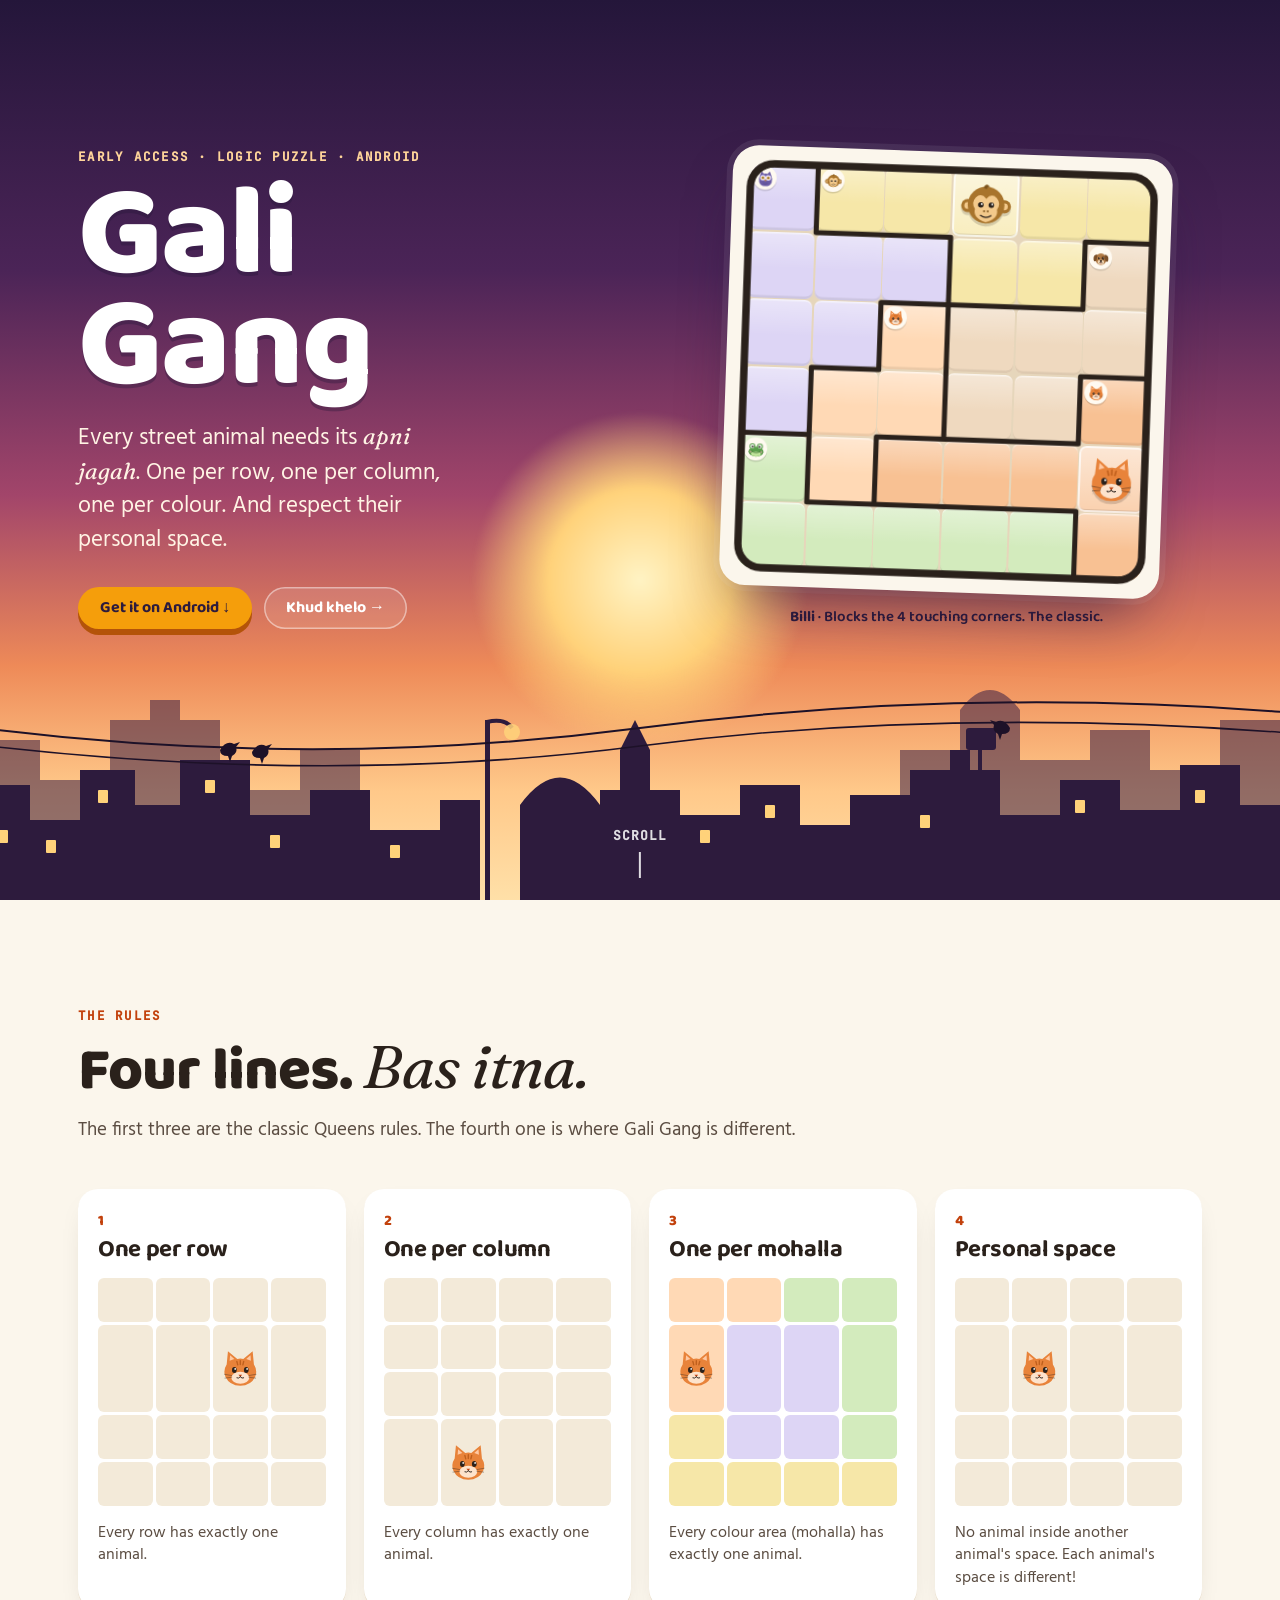
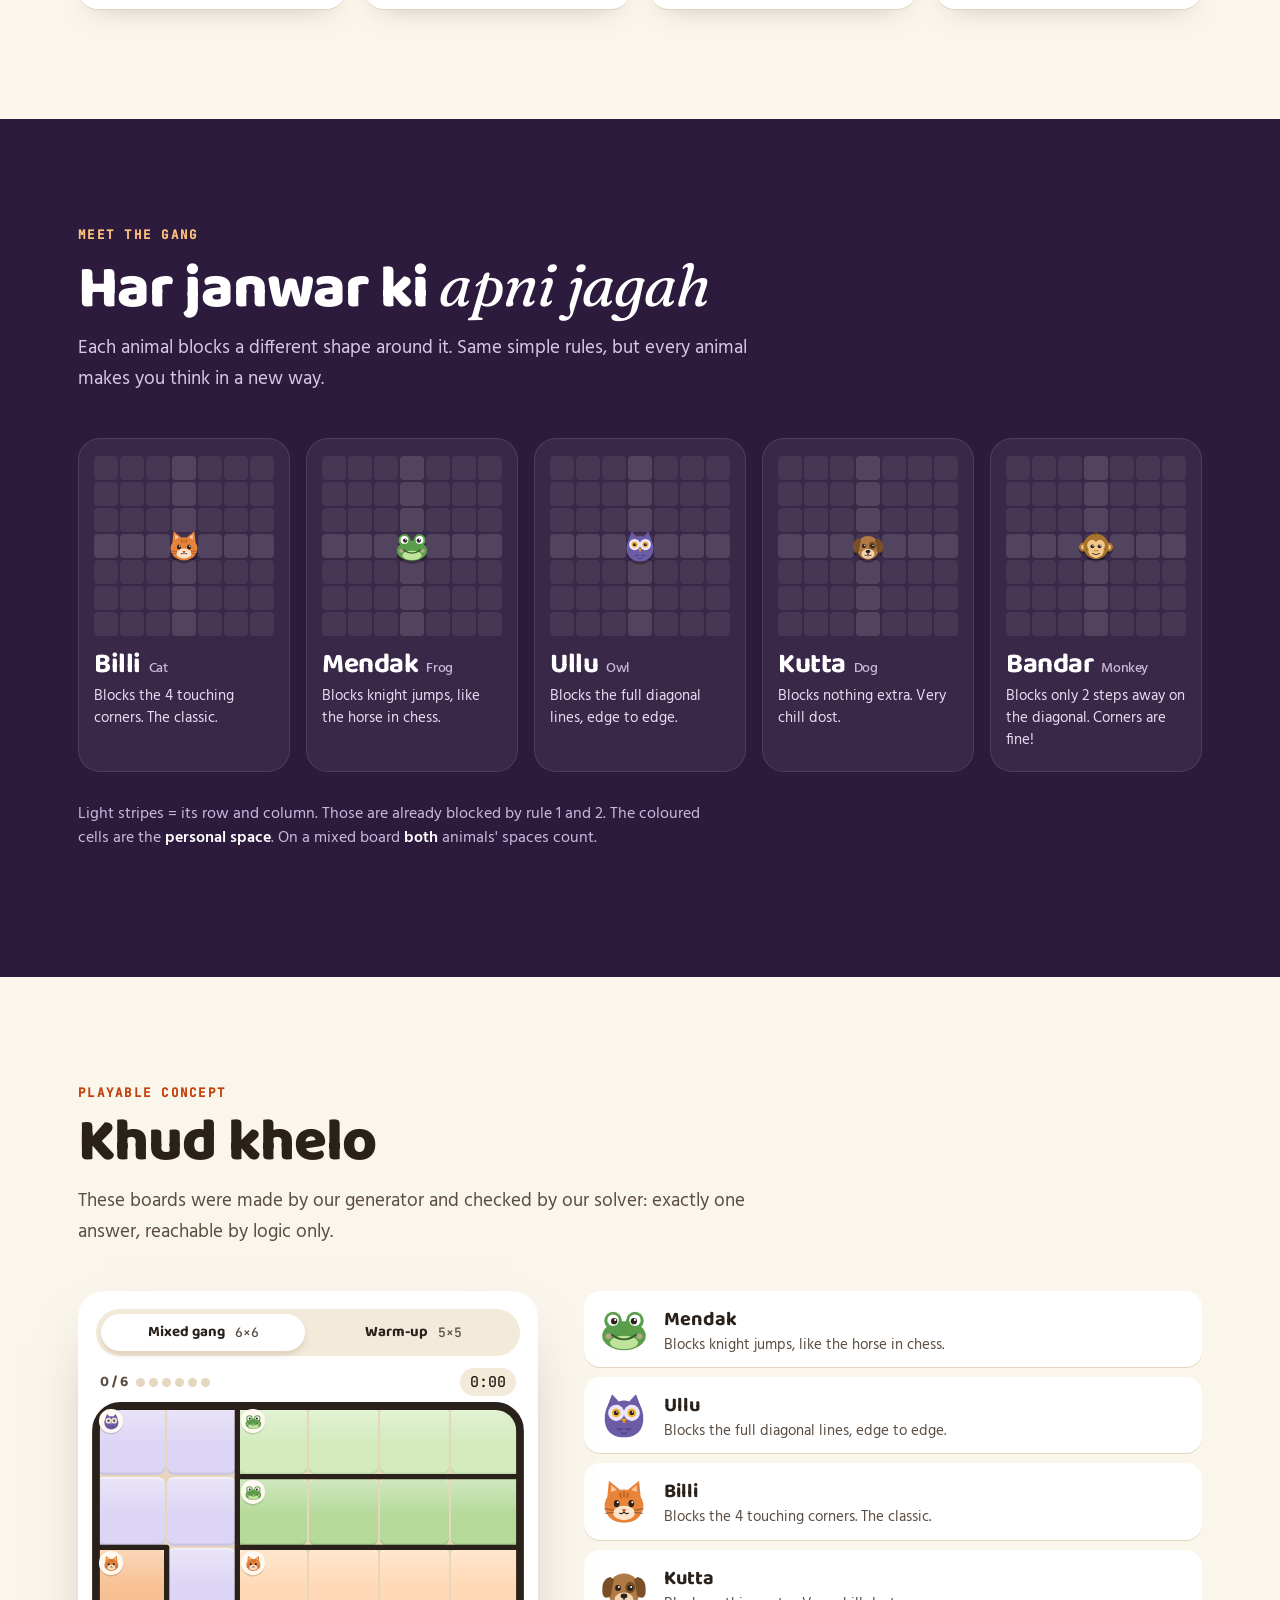
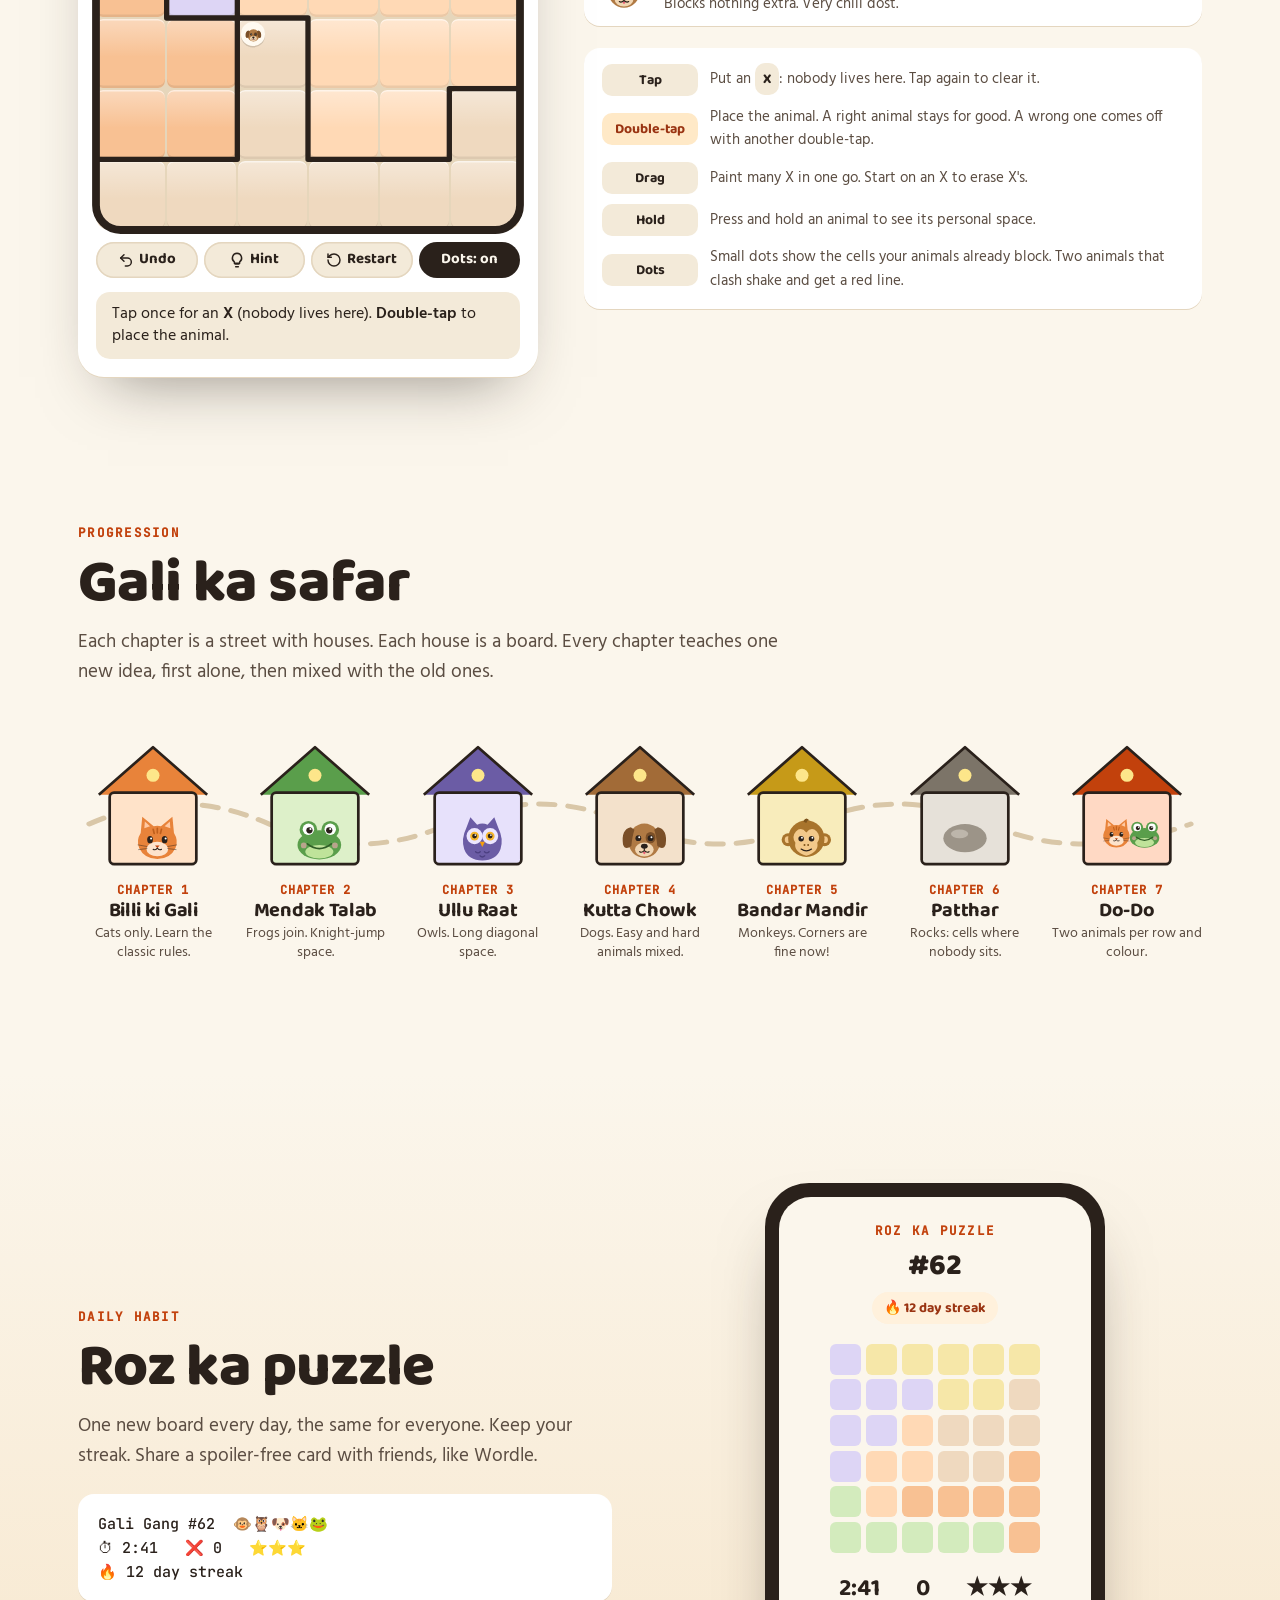
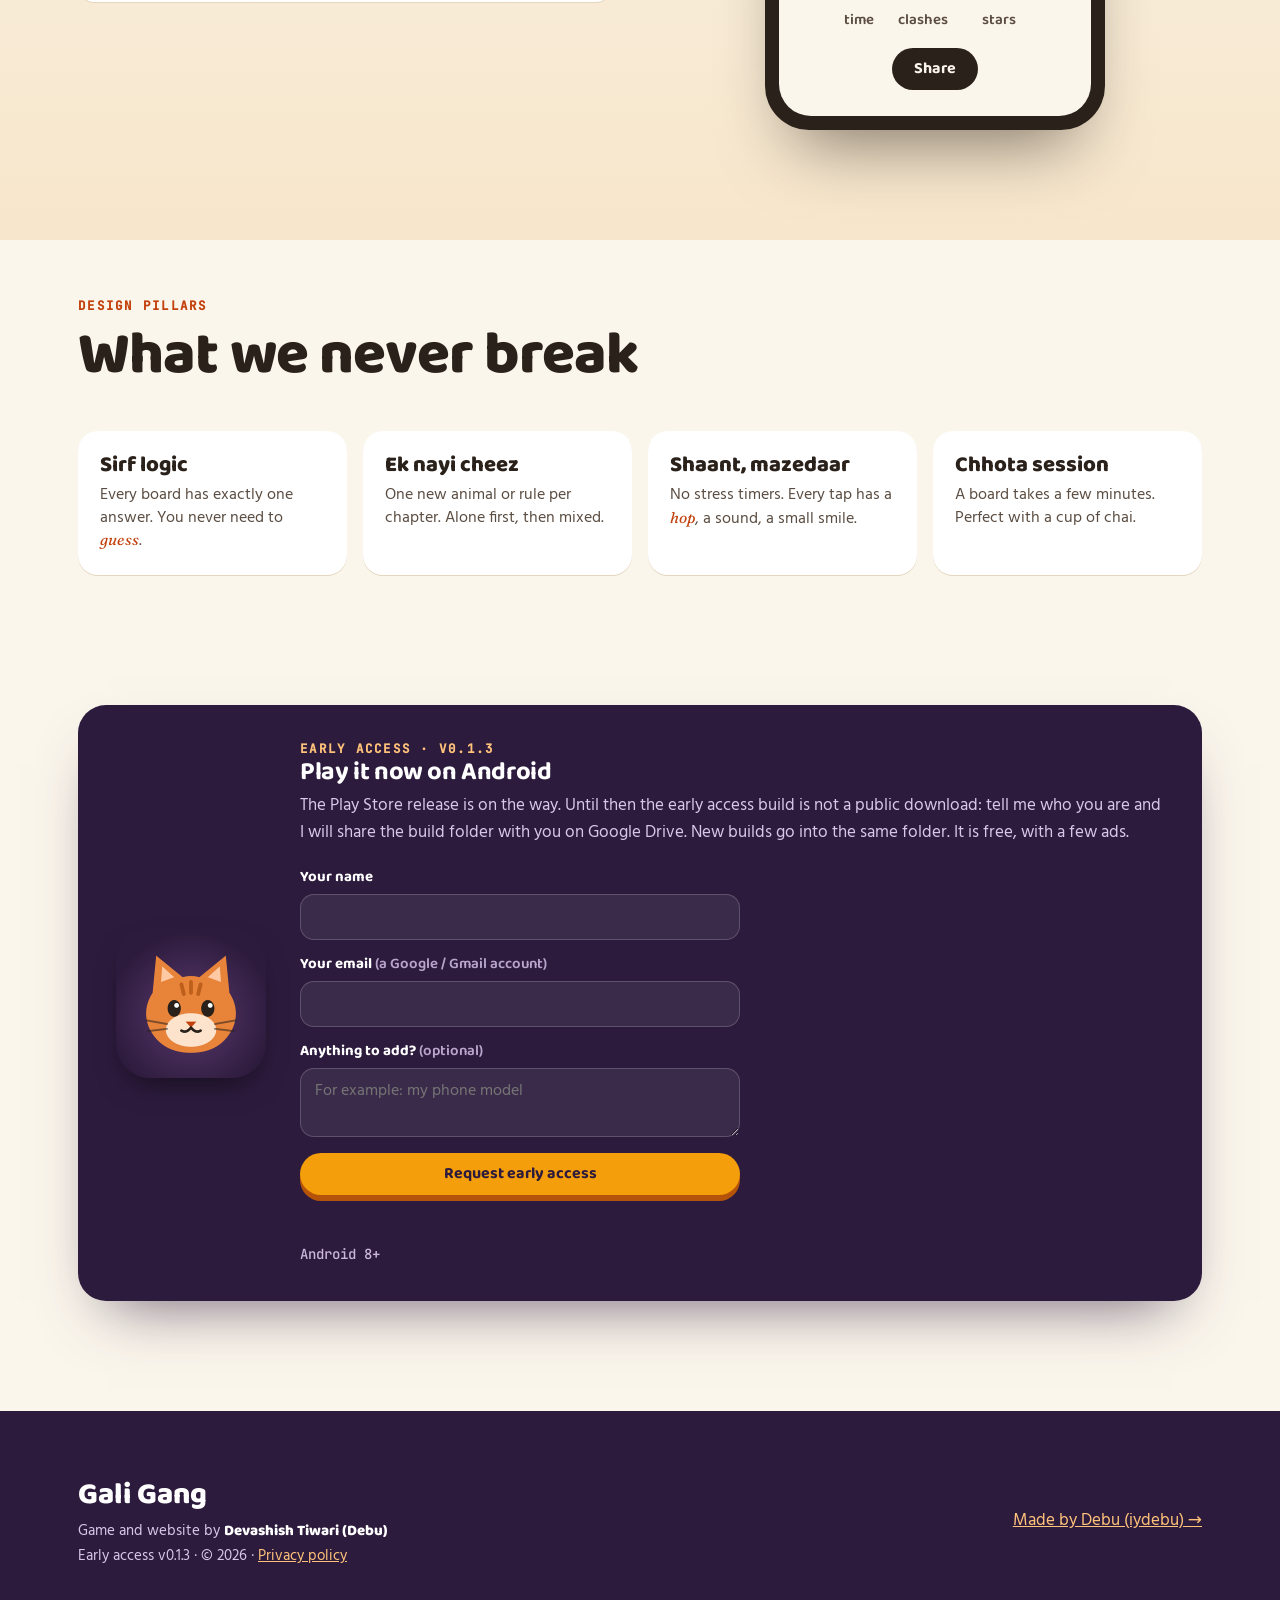
<file: index.html>
<!doctype html>
<!-- (c) 2026 Devashish Tiwari (iydebu). All rights reserved. https://iydebu.com -->
<html lang="en">
<head>
<meta charset="utf-8">
<meta name="viewport" content="width=device-width,initial-scale=1,viewport-fit=cover">
<title>Gali Gang - a street animal logic puzzle (early access, Android)</title>
<link rel="canonical" href="https://galigang.iydebu.com/">
<link rel="icon" href="favicon.svg" type="image/svg+xml">
<meta name="theme-color" content="#2d1b3d">
<meta name="author" content="Devashish Tiwari (iydebu)">
<meta property="og:type" content="website">
<meta property="og:site_name" content="Gali Gang">
<meta property="og:title" content="Gali Gang - a street animal logic puzzle">
<meta property="og:description" content="Gali Gang: a calm logic puzzle on an Indian street. One animal per row, column and colour, and every animal needs its personal space. Early access for Android: ask for a free copy.">
<meta property="og:url" content="https://galigang.iydebu.com/">
<meta property="og:image" content="https://galigang.iydebu.com/og.png">
<meta property="og:image:width" content="1200"><meta property="og:image:height" content="630">
<meta name="twitter:card" content="summary_large_image">
<meta name="twitter:image" content="https://galigang.iydebu.com/og.png">
<meta name="description" content="Gali Gang: a calm logic puzzle on an Indian street. One animal per row, column and colour, and every animal needs its personal space. Early access for Android: ask for a free copy.">
<link rel="stylesheet" href="fonts/fonts.css">
<style>
:root{
  --paper:#fbf6ec; --paper-2:#f3ead9; --ink:#2a211b; --ink-2:#5b4d42; --line:#e4d6bf;
  --sindoor:#c2410c; --genda:#f59e0b; --dusk:#2d1b3d; --plum:#5b2a5e;
  --ease-out:cubic-bezier(.22,1,.36,1); --ease-spring:cubic-bezier(.34,1.56,.64,1);
}
*{box-sizing:border-box}
html{scroll-behavior:smooth}
body{margin:0;background:var(--paper);color:var(--ink);font:17px/1.6 "Hind",system-ui,sans-serif;-webkit-font-smoothing:antialiased;overflow-x:hidden}
h1,h2,h3{font-family:"Baloo 2",sans-serif;margin:0;line-height:1.05;letter-spacing:-.015em}
.wrap{max-width:1180px;margin:0 auto;padding:0 28px}
.kicker{font:600 12.5px/1 "JetBrains Mono",monospace;letter-spacing:.1em;text-transform:uppercase;color:var(--sindoor)}
.hi{font-family:"Fraunces",serif;font-style:italic;font-weight:400}
.btn{display:inline-flex;align-items:center;gap:8px;padding:13px 22px;border-radius:999px;font:700 16px/1 "Baloo 2",sans-serif;
  text-decoration:none;border:0;cursor:pointer;transition:transform .25s var(--ease-spring),background .2s,box-shadow .2s}
.btn:active{transform:scale(.96)}
.btn-main{background:var(--genda);color:var(--dusk);box-shadow:0 6px 0 #b45309}
.btn-main:hover{transform:translateY(-2px)}
.btn-ghost{background:rgba(255,255,255,.1);color:#fff;box-shadow:inset 0 0 0 1.5px rgba(255,255,255,.45)}
.btn-ghost:hover{background:rgba(255,255,255,.18)}
.btn-ink{background:var(--ink);color:var(--paper)}
.btn-soft{background:var(--paper-2);color:var(--ink);box-shadow:inset 0 0 0 1.5px var(--line)}
.btn-soft:hover{background:#ece0c9}
.btn-soft[aria-pressed="true"]{background:var(--ink);color:var(--paper);box-shadow:none}

/* ---------------- hero ---------------- */
.hero{position:relative;min-height:100svh;color:#fff;overflow:hidden;
  background:linear-gradient(180deg,#24163a 0%,#4b2457 30%,#a2456a 55%,#ee8a58 74%,#ffc98a 88%,#ffe0a8 100%)}
.sun{position:absolute;left:50%;bottom:150px;width:340px;height:340px;margin-left:-170px;border-radius:50%;
  background:radial-gradient(circle,#fff3c4 0%,#ffd27a 38%,rgba(255,170,90,.0) 70%);filter:blur(2px);animation:sunpulse 6s ease-in-out infinite}
@keyframes sunpulse{50%{transform:scale(1.06);opacity:.9}}
.stars i{position:absolute;width:2px;height:2px;border-radius:50%;background:#fff;opacity:.0;animation:twinkle 4s ease-in-out infinite}
@keyframes twinkle{50%{opacity:.8}}
.skyline{position:absolute;left:0;right:0;bottom:0;width:100%;height:300px;display:block}
.skyline .win{animation:flick 7s steps(1) infinite}
@keyframes flick{0%,100%{opacity:1}37%{opacity:.35}41%{opacity:1}}
.crow{transform-box:fill-box;transform-origin:50% 100%;animation:bob 2.6s ease-in-out infinite}
@keyframes bob{50%{transform:translateY(-2px) rotate(-4deg)}}
.hero-in{position:relative;z-index:2;display:grid;grid-template-columns:1.05fr .95fr;gap:48px;align-items:center;min-height:100svh;padding-top:40px;padding-bottom:160px}
.hero h1{font-weight:800;font-size:clamp(64px,10vw,132px);line-height:.86;margin:18px 0 18px;text-shadow:0 4px 0 rgba(36,22,58,.35)}
.hero h1 span{display:inline-block;opacity:0;transform:translateY(40px) rotate(-6deg);animation:letter .9s var(--ease-spring) forwards}
@keyframes letter{to{opacity:1;transform:none}}
.hero .kicker{color:#ffd59a}
.hero p.lead{font-size:clamp(19px,2vw,23px);line-height:1.45;max-width:30ch;color:#fff3e4;margin:0 0 30px;opacity:0;animation:fadeup .9s .9s var(--ease-out) forwards}
.hero .ctas{display:flex;gap:12px;flex-wrap:wrap;opacity:0;animation:fadeup .9s 1.1s var(--ease-out) forwards}
@keyframes fadeup{from{opacity:0;transform:translateY(16px)}to{opacity:1;transform:none}}
.hero-board-wrap{position:relative;justify-self:center;width:min(440px,86vw)}
.hero-board-wrap .card{background:var(--paper);border-radius:26px;padding:18px;box-shadow:0 30px 60px -20px rgba(36,22,58,.65),0 0 0 6px rgba(255,255,255,.08);
  transform:rotate(2deg);animation:float 7s ease-in-out infinite}
@keyframes float{50%{transform:rotate(1deg) translateY(-8px)}}
.hero-caption{margin-top:16px;text-align:center;font:600 15px/1.3 "Baloo 2",sans-serif;color:var(--dusk);min-height:1.3em;transition:opacity .3s}
.scroll-hint{position:absolute;left:50%;bottom:22px;z-index:3;transform:translateX(-50%);color:#fff;font:600 13px "JetBrains Mono",monospace;letter-spacing:.08em;opacity:.85;text-decoration:none}
.scroll-hint::after{content:"";display:block;width:2px;height:26px;margin:8px auto 0;background:#fff;animation:drip 1.8s ease-in-out infinite;transform-origin:top}
@keyframes drip{0%{transform:scaleY(0)}50%{transform:scaleY(1)}100%{transform:scaleY(1);opacity:0}}

/* ---------------- board ---------------- */
.board{position:relative;width:100%;aspect-ratio:1;touch-action:none;user-select:none;-webkit-user-select:none}
.grid{position:absolute;inset:0;display:grid;grid-template-columns:repeat(var(--n),1fr);grid-template-rows:repeat(var(--n),1fr);gap:2px;
  border-radius:14px;overflow:hidden;background:#e6d6bb}
.cell{position:relative;border-radius:7px;display:grid;place-items:center;cursor:pointer;transition:filter .2s,background .25s;
  background:linear-gradient(180deg,rgba(255,255,255,.38),rgba(255,255,255,0) 55%),var(--tint);
  box-shadow:inset 0 1.5px 0 rgba(255,255,255,.55),inset 0 -2.5px 0 rgba(42,33,27,.09)}
.board.play .cell:hover{filter:brightness(1.05) saturate(1.1)}
.cell .badge{position:absolute;left:5%;top:5%;width:34%;aspect-ratio:1;border-radius:50%;background:#fffaf1;display:grid;place-items:center;
  box-shadow:0 1.5px 0 rgba(42,33,27,.16);pointer-events:none;transition:opacity .4s,transform .4s var(--ease-spring);z-index:1}
.cell .badge svg{width:80%;height:80%}
.cell.has .badge{opacity:0}
.cell.x .badge{opacity:.55}
.cell.areadone .badge{opacity:.38}
.cell .pc{width:80%;height:80%;pointer-events:none;filter:drop-shadow(0 3px 0 rgba(42,33,27,.18));will-change:transform;position:relative;z-index:2}
.cell.has{background:linear-gradient(180deg,rgba(255,255,255,.62),rgba(255,255,255,.25)),var(--tint);box-shadow:inset 0 0 0 2px rgba(255,255,255,.7),inset 0 -3px 0 rgba(42,33,27,.12)}
.cell.x{background:linear-gradient(180deg,rgba(42,33,27,.0),rgba(42,33,27,.05)),var(--tint)}
.cell.clash,.cell.has.clash{background:color-mix(in srgb,var(--tint) 62%,#fb7185)}
.cell .xm{width:38%;height:38%;pointer-events:none;stroke:#7a6a5c;stroke-width:3;stroke-linecap:round;fill:none;opacity:.8}
.cell .xm path{stroke-dasharray:15;stroke-dashoffset:15;animation:drawx .25s var(--ease-out) forwards}
.cell .xm path+path{animation-delay:.08s}
@keyframes drawx{to{stroke-dashoffset:0}}
.cell.auto::after{content:"";position:absolute;width:12%;height:12%;border-radius:50%;background:rgba(42,33,27,.22);pointer-events:none}
.cell.has::after,.cell.x::after{display:none}
.pc.hop{animation:hop .55s var(--ease-spring)}
@keyframes hop{0%{transform:translateY(-55%) scale(.6,1.2);opacity:0}45%{transform:translateY(4%) scale(1.18,.82);opacity:1}70%{transform:translateY(-6%) scale(.95,1.06)}100%{transform:none}}
.cell.clash .pc{animation:shake .5s ease-in-out infinite;filter:drop-shadow(0 0 0 #fff) drop-shadow(0 0 6px #e11d48)}
@keyframes shake{0%,100%{transform:rotate(0)}25%{transform:rotate(-9deg) translateX(-3%)}75%{transform:rotate(9deg) translateX(3%)}}
.cell.clash{background:color-mix(in srgb,var(--tint) 70%,#fb7185)}
.cell .rip{position:absolute;inset:8%;border-radius:22%;pointer-events:none;background:var(--ac);opacity:0;animation:rip .9s var(--ease-out) forwards;animation-delay:var(--d,0ms)}
.cell .rip.soft{animation-name:ripsoft}
.cell .rip::after{content:"";position:absolute;inset:30%;border-radius:50%;border:2px solid #fff;opacity:.9}
.cell .rip.soft::after{display:none}
@keyframes rip{0%{transform:scale(.3);opacity:0}30%{transform:scale(1.05);opacity:.55}100%{transform:scale(1);opacity:0}}
@keyframes ripsoft{0%{opacity:0}30%{opacity:.18}100%{opacity:0}}
.cell .rip.hold{animation:riphold 1.6s var(--ease-out) forwards;animation-delay:var(--d,0ms)}
@keyframes riphold{0%{transform:scale(.3);opacity:0}18%{transform:scale(1.05);opacity:.5}80%{opacity:.42}100%{opacity:0}}
.cell.glow::before{content:"";position:absolute;inset:0;background:linear-gradient(135deg,rgba(255,255,255,.0),rgba(255,255,255,.85),rgba(255,255,255,0));
  opacity:0;animation:glow .7s ease-out forwards;animation-delay:var(--gd,0ms);pointer-events:none}
@keyframes glow{0%{opacity:0}40%{opacity:1}100%{opacity:0}}
.cell.bloom{animation:bloom .8s var(--ease-spring) both;animation-delay:var(--bd,0ms)}
@keyframes bloom{0%{transform:scale(1)}40%{transform:scale(.86);filter:saturate(1.6) brightness(1.08)}100%{transform:scale(1);filter:saturate(1.25)}}
.cell.bloom .pc{animation:dance 1.2s ease-in-out infinite;animation-delay:var(--bd,0ms)}
@keyframes dance{0%,100%{transform:translateY(0) rotate(0)}25%{transform:translateY(-12%) rotate(-8deg)}50%{transform:translateY(0)}75%{transform:translateY(-12%) rotate(8deg)}}
.cell.hint{outline:4px solid var(--sindoor);outline-offset:-4px;animation:hintp 1s ease-in-out infinite;z-index:2}
@keyframes hintp{50%{outline-color:var(--genda)}}
.cell.pre{opacity:0;transform:scale(.6)}
.cell.in{animation:cellin .55s var(--ease-spring) forwards;animation-delay:var(--id,0ms)}
@keyframes cellin{from{opacity:0;transform:scale(.6) rotate(-6deg)}to{opacity:1;transform:none}}
svg.walls{position:absolute;inset:0;width:100%;height:100%;pointer-events:none;overflow:visible}
svg.walls path{fill:none;stroke:var(--ink);stroke-width:.075;stroke-linecap:round;stroke-linejoin:round}
svg.walls .frame{fill:none;stroke:var(--ink);stroke-width:.11}
svg.walls.draw path,svg.walls.draw .frame{stroke-dasharray:var(--len);stroke-dashoffset:var(--len);animation:wall 1.1s var(--ease-out) forwards}
@keyframes wall{to{stroke-dashoffset:0}}
svg.clashes{position:absolute;inset:0;width:100%;height:100%;pointer-events:none}
svg.clashes line{stroke:#e11d48;stroke-width:.085;stroke-linecap:round;stroke-dasharray:.2 .13;animation:march .6s linear infinite;
  filter:drop-shadow(0 0 .04px #fff)}
.praise{position:absolute;z-index:6;pointer-events:none;transform:translate(-50%,-50%);font:800 clamp(18px,4.6vw,26px)/1 "Baloo 2",sans-serif;
  color:var(--ac);white-space:nowrap;-webkit-text-stroke:5px #fffaf1;paint-order:stroke fill;animation:praise 1.15s var(--ease-out) forwards}
@keyframes praise{0%{opacity:0;transform:translate(-50%,-10%) scale(.5) rotate(-6deg)}22%{opacity:1;transform:translate(-50%,-90%) scale(1.12) rotate(3deg)}
  70%{opacity:1;transform:translate(-50%,-125%) scale(1)}100%{opacity:0;transform:translate(-50%,-160%) scale(.95)}}
.spark{position:absolute;z-index:5;width:9px;height:9px;pointer-events:none;background:var(--ac);clip-path:polygon(50% 0,62% 38%,100% 50%,62% 62%,50% 100%,38% 62%,0 50%,38% 38%);
  animation:spark .7s var(--ease-out) forwards}
@keyframes spark{0%{opacity:1;transform:translate(-50%,-50%) scale(.4)}100%{opacity:0;transform:translate(calc(-50% + var(--dx)),calc(-50% + var(--dy))) scale(1.1) rotate(90deg)}}
@keyframes march{to{stroke-dashoffset:-.6}}

/* ---------------- sections ---------------- */
section{padding:110px 0}
.sec-head{max-width:720px;margin-bottom:44px}
.sec-head h2{font-size:clamp(38px,5vw,60px);font-weight:800;margin:12px 0 12px}
.sec-head p{font-size:19px;color:var(--ink-2);margin:0}
.reveal{opacity:0;transform:translateY(28px);transition:opacity .8s var(--ease-out),transform .8s var(--ease-out);transition-delay:var(--rd,0ms)}
.reveal.on{opacity:1;transform:none}

/* rules */
.rules{display:grid;grid-template-columns:repeat(4,1fr);gap:18px}
.rule{background:#fff;border-radius:20px;padding:20px;box-shadow:0 1px 0 var(--line),0 12px 30px -18px rgba(42,33,27,.35)}
.rule .num{font:800 15px "Baloo 2";color:var(--sindoor)}
.rule h3{font-size:24px;margin:4px 0 6px}
.rule p{margin:0;color:var(--ink-2);font-size:15.5px;line-height:1.45}
.mini{display:grid;grid-template-columns:repeat(4,1fr);gap:3px;width:100%;aspect-ratio:1;margin:16px 0 16px}
.mini i{border-radius:6px;background:var(--paper-2);position:relative;display:grid;place-items:center}
.mini i.u{animation:sweep 2.8s ease-in-out infinite;animation-delay:var(--sd)}
@keyframes sweep{0%,100%{background:var(--paper-2)}20%,60%{background:#ffd9a8}}
.mini i.blk{animation:blk 2.8s ease-in-out infinite;animation-delay:var(--sd)}
@keyframes blk{0%,100%{background:var(--paper-2)}20%,60%{background:#fbc6b6}}
.mini svg{width:78%;height:78%}
.mini i.g0{background:#ffd9b5}.mini i.g1{background:#d3ebbd}.mini i.g2{background:#ddd5f5}.mini i.g3{background:#f6e7a8}
.mini i.g0.u{animation-name:sweep0}@keyframes sweep0{0%,100%{background:#ffd9b5}20%,60%{background:#ffb070}}

/* gang */
.gang{background:var(--dusk);color:#fff;position:relative;overflow:hidden}
.gang .sec-head p{color:#d8c7e6}
.gang .kicker{color:#ffc27a}
.gang-row{display:grid;grid-template-columns:repeat(5,1fr);gap:16px}
.pal{background:rgba(255,255,255,.06);border-radius:22px;padding:18px 16px 20px;box-shadow:inset 0 0 0 1px rgba(255,255,255,.1);
  transition:transform .35s var(--ease-spring),background .3s}
.pal:hover{transform:translateY(-6px);background:rgba(255,255,255,.1)}
.pal .ps{display:grid;grid-template-columns:repeat(7,1fr);grid-template-rows:repeat(7,1fr);gap:2px;aspect-ratio:1;margin-bottom:14px}
.pal .ps i{border-radius:4px;background:rgba(255,255,255,.07);position:relative;display:grid;place-items:center}
.pal .ps i.line{background:rgba(255,255,255,.13)}
.pal .ps i.b{animation:psb 3.4s infinite;animation-delay:var(--d)}
@keyframes psb{0%,6%{background:rgba(255,255,255,.07);transform:scale(1)}14%{background:var(--ac);transform:scale(1.18)}22%,70%{background:var(--ac);transform:scale(1)}85%,100%{background:rgba(255,255,255,.07)}}
.pal .ps i.b::after{content:"";width:40%;height:40%;border-radius:50%;background:#fff;opacity:0;animation:psdot 3.4s infinite;animation-delay:var(--d)}
@keyframes psdot{0%,12%{opacity:0}22%,70%{opacity:.55}85%{opacity:0}}
.pal .ps i.me svg{width:150%;height:150%;position:absolute;left:-25%;top:-25%;z-index:2;animation:me 3.4s var(--ease-spring) infinite;filter:drop-shadow(0 3px 0 rgba(0,0,0,.3))}
@keyframes me{0%{transform:translateY(0)}6%{transform:translateY(-30%) scale(1.1,.9)}12%{transform:translateY(0) scale(.9,1.1)}18%,100%{transform:none}}
.pal h3{font-size:28px;display:flex;align-items:baseline;gap:8px}
.pal h3 small{font:500 14px "Hind";color:#cbb9dc}
.pal p{margin:6px 0 0;color:#e9dcf2;font-size:15px;line-height:1.45}
.gang-note{margin-top:30px;color:#cbb9dc;font-size:15.5px;max-width:70ch}
.gang-note b{color:#fff}

/* play */
.play-grid{display:grid;grid-template-columns:minmax(0,460px) minmax(0,1fr);gap:46px;align-items:start}
.playcard{background:#fff;border-radius:26px;padding:18px;box-shadow:0 1px 0 var(--line),0 30px 60px -30px rgba(42,33,27,.5);position:relative}
.tabs{display:grid;grid-template-columns:1fr 1fr;gap:6px;margin-bottom:12px;padding:5px;border-radius:999px;background:var(--paper-2)}
.tabs .btn{justify-content:center;padding:10px 8px;font-size:15px;white-space:nowrap;background:transparent;box-shadow:none}
.tabs .btn[aria-pressed="true"]{background:#fff;color:var(--ink);box-shadow:0 2px 0 var(--line),0 4px 12px -6px rgba(42,33,27,.4)}
.tabs .btn small{font:500 13px "JetBrains Mono",monospace;color:var(--ink-2);margin-left:2px}
.hud{display:flex;justify-content:space-between;align-items:center;margin:0 4px 10px;font:700 15px "Baloo 2";color:var(--ink-2)}
.hud .dots{display:inline-flex;gap:4px;margin-left:8px;vertical-align:middle}
.hud .dots i{width:9px;height:9px;border-radius:50%;background:var(--line);transition:background .3s,transform .3s var(--ease-spring)}
.hud .dots i.on{background:var(--genda);transform:scale(1.15)}
.hud .t{font:500 15px "JetBrains Mono",monospace;color:var(--ink);background:var(--paper-2);padding:4px 10px;border-radius:999px}
.tools{display:grid;grid-template-columns:repeat(4,1fr);gap:6px;margin-top:12px}
.tools .btn{justify-content:center;padding:10px 4px;font-size:15px;white-space:nowrap;gap:5px}
.tools .btn svg{width:16px;height:16px;flex:none;stroke:currentColor;fill:none;stroke-width:2.2;stroke-linecap:round;stroke-linejoin:round}
.msg{margin-top:14px;min-height:56px;padding:12px 16px;border-radius:14px;background:var(--paper-2);font-size:15.5px;line-height:1.4;color:var(--ink);
  transition:background .3s}
.msg.bad{background:#ffe4e6}.msg.good{background:#dcfce7}
.legend{display:grid;gap:10px}
.leg{display:grid;grid-template-columns:52px 1fr;gap:14px;align-items:center;padding:12px 14px;border-radius:16px;background:#fff;
  box-shadow:0 1px 0 var(--line);cursor:default;transition:transform .25s var(--ease-spring)}
.leg:hover{transform:translateX(4px)}
.leg svg{width:52px;height:52px}
.leg b{font:700 20px "Baloo 2"}
.leg span{display:block;color:var(--ink-2);font-size:15px;line-height:1.35}
.how{margin-top:22px;padding:16px 18px;border-radius:16px;background:#fff;box-shadow:0 1px 0 var(--line);color:var(--ink-2);font-size:15px;line-height:1.55;
  display:grid;gap:10px}
.how .k{display:grid;grid-template-columns:96px 1fr;gap:12px;align-items:center}
.how .k b{color:var(--ink);font:700 14px "Baloo 2";background:var(--paper-2);border-radius:10px;padding:5px 8px;text-align:center}
.how .k b.x2{background:#ffe9c7;color:#9a3412}
.wincard{position:absolute;inset:0;border-radius:26px;background:rgba(251,246,236,.94);display:grid;place-items:center;text-align:center;
  opacity:0;pointer-events:none;transition:opacity .5s;z-index:10;backdrop-filter:blur(2px)}
.wincard.show{opacity:1;pointer-events:auto}
.wincard h3{font-size:56px;font-weight:800;color:var(--sindoor);transform:scale(.6);transition:transform .7s var(--ease-spring)}
.wincard.show h3{transform:none}
.wincard p{margin:6px 0 18px;color:var(--ink-2)}
.wincard .row{display:flex;gap:10px;justify-content:center;flex-wrap:wrap}
.wincard .gangline{display:flex;gap:6px;justify-content:center;margin:12px 0 4px}
.wincard .gangline svg{width:44px;height:44px;animation:dance 1.2s ease-in-out infinite}

/* chapters */
.road{position:relative}
.road svg.path{position:absolute;left:0;right:0;top:62px;width:100%;height:60px;overflow:visible}
.road svg.path path{fill:none;stroke:#d9c7a8;stroke-width:5;stroke-dasharray:14 12;stroke-linecap:round}
.houses{position:relative;display:grid;grid-template-columns:repeat(7,1fr);gap:12px}
.house{text-align:center}
.house .hs{width:100%;max-width:130px;margin:0 auto;display:block;transition:transform .4s var(--ease-spring)}
.house:hover .hs{transform:translateY(-8px) rotate(-2deg)}
.house .ch{font:600 12px "JetBrains Mono",monospace;color:var(--sindoor);letter-spacing:.08em;margin-top:10px}
.house h3{font-size:20px;margin:2px 0 4px}
.house p{margin:0;font-size:14px;color:var(--ink-2);line-height:1.35}
.house.reveal{transform:translateY(40px) scale(.9)}
.house.reveal.on{transform:none}
.house .lamp{animation:lamp 3s ease-in-out infinite}
@keyframes lamp{50%{opacity:.55}}

/* daily */
.daily{background:linear-gradient(180deg,var(--paper) 0%,#f7e6cb 100%)}
.daily-grid{display:grid;grid-template-columns:1fr 1fr;gap:56px;align-items:center}
.phone{width:min(340px,86vw);margin:0 auto;background:var(--ink);border-radius:44px;padding:14px;box-shadow:0 40px 70px -30px rgba(42,33,27,.6)}
.screen{background:var(--paper);border-radius:32px;padding:28px 22px 26px;text-align:center;position:relative;overflow:hidden}
.screen .dno{font:800 30px "Baloo 2";margin:4px 0 2px}
.screen .streak{display:inline-flex;gap:6px;align-items:center;background:#fff1dc;color:#9a3412;font:700 14px "Baloo 2";padding:5px 12px;border-radius:999px}
.share-grid{display:grid;grid-template-columns:repeat(6,1fr);gap:5px;margin:20px auto 16px;width:78%}
.share-grid i{aspect-ratio:1;border-radius:6px;background:#e9dfcd;transform:rotateX(90deg);opacity:0}
.share-grid.go i{animation:flip .5s var(--ease-spring) forwards;animation-delay:var(--fd)}
@keyframes flip{to{transform:none;opacity:1}}
.share-grid i.a{position:relative}
.share-grid i.a::after{content:"";position:absolute;inset:28%;border-radius:50%;background:var(--ink);opacity:.75}
.screen .stats{display:flex;justify-content:center;gap:18px;font:600 15px "Baloo 2";color:var(--ink-2);margin-bottom:16px}
.screen .stats b{display:block;font-size:24px;color:var(--ink)}
.toast{position:absolute;left:50%;bottom:18px;transform:translate(-50%,30px);opacity:0;background:var(--ink);color:#fff;padding:8px 14px;border-radius:999px;font:600 14px "Baloo 2";transition:all .4s var(--ease-spring)}
.toast.show{transform:translate(-50%,0);opacity:1}
.sharetext{font:500 15px/1.6 "JetBrains Mono",monospace;background:#fff;border-radius:16px;padding:18px 20px;box-shadow:0 1px 0 var(--line);white-space:pre-wrap;margin:22px 0 0}

/* pillars + footer */
.pillars{display:grid;grid-template-columns:repeat(4,1fr);gap:16px}
.pill{padding:22px;border-radius:20px;background:#fff;box-shadow:0 1px 0 var(--line)}
.pill b{display:block;font:800 22px/1.15 "Baloo 2";margin-bottom:6px}
.pill span{color:var(--ink-2);font-size:15.5px;line-height:1.45;display:block}
.pill em{font-family:"Fraunces",serif;color:var(--sindoor)}
footer{background:var(--dusk);color:#d8c7e6;padding:60px 0 70px}
footer .wrap{display:flex;justify-content:space-between;gap:24px;flex-wrap:wrap;align-items:center}
footer b{font:800 30px "Baloo 2";color:#fff}
footer a{color:#ffc27a}
footer .credit{font-size:15px;line-height:1.7}
/* download (early access APK) */
.get{background:var(--dusk);color:#efe4f7;border-radius:28px;padding:38px;display:grid;grid-template-columns:auto 1fr;gap:34px;align-items:center;
  box-shadow:0 30px 60px -30px rgba(45,27,61,.7)}
.get .appicon{width:150px;height:150px;border-radius:34px;box-shadow:0 14px 30px -12px rgba(0,0,0,.6)}
.get h2{color:#fff;margin:4px 0 6px}
.get .kicker{color:#ffc27a}
.get p{margin:0 0 18px;color:#d8c7e6}
.get .meta{display:flex;flex-wrap:wrap;gap:8px 18px;margin:16px 0 0;font:500 14px "JetBrains Mono",monospace;color:#cbb7dd}
.get .meta a{color:#ffc27a}
.get .safe{display:inline-flex;align-items:center;gap:8px;background:rgba(74,222,128,.14);color:#86efac;border-radius:999px;padding:6px 12px;font:700 14px "Baloo 2"}
.get details{margin-top:16px;color:#d8c7e6;font-size:15px}
.get summary{cursor:pointer;color:#fff;font:700 15px "Baloo 2"}
.get ol{margin:8px 0 0;padding-left:20px;line-height:1.6}
/* request form: no public download, Debu shares the Drive folder (posts to iydebu.com/api/access -> his Discord) */
.ask{display:grid;gap:12px;max-width:440px}
.ask label{display:grid;gap:5px;font:700 15px "Baloo 2";color:#fff}
.ask label i{font-style:normal;font-weight:500;color:#b9a5cc}
.ask input,.ask textarea{width:100%;box-sizing:border-box;padding:11px 14px;border-radius:14px;border:1.5px solid rgba(255,255,255,.18);background:rgba(255,255,255,.07);color:#fff;font:16px/1.4 "Hind",system-ui,sans-serif;resize:vertical}
.ask input:focus,.ask textarea:focus{outline:none;border-color:#ffc27a;background:rgba(255,255,255,.11)}
.ask input[aria-invalid="true"]{border-color:#ff8a7a}
.ask .btn{justify-content:center;margin-top:4px;border:0;cursor:pointer}
.ask .btn[disabled]{opacity:.6;pointer-events:none}
.ask .hp{position:absolute;left:-9999px;width:1px;height:1px;opacity:0}
.ask-msg{margin:0 !important;min-height:1.4em;font-size:15.5px}
.ask-msg.ok{color:#86efac !important}.ask-msg.err{color:#ffb3a7 !important}.ask-msg a{color:#ffc27a}
.ask.sent label,.ask.sent .btn{display:none}
@media (max-width:700px){.get{grid-template-columns:1fr;text-align:center;padding:28px 22px}.get .appicon{margin:0 auto;width:120px;height:120px}.get .meta{justify-content:center}.ask{text-align:left;margin:0 auto}}

canvas#petals{position:fixed;inset:0;width:100vw;height:100vh;pointer-events:none;z-index:50}

@media (max-width:980px){
  .hero-in{grid-template-columns:1fr;text-align:center;gap:34px;padding-top:70px;padding-bottom:230px}
  .scroll-hint{display:none}
  .hero-caption{color:#fff;text-shadow:0 1px 3px rgba(36,22,58,.7)}
  .hero p.lead{margin-left:auto;margin-right:auto}.hero .ctas{justify-content:center}
  .rules{grid-template-columns:repeat(2,1fr)}
  .gang-row{grid-template-columns:repeat(2,1fr)}.gang-row .pal:last-child{grid-column:span 2;max-width:50%;justify-self:center;width:100%}
  .play-grid,.daily-grid{grid-template-columns:1fr}
  .houses{grid-template-columns:repeat(4,1fr);row-gap:28px}.road svg.path{display:none}
  .pillars{grid-template-columns:repeat(2,1fr)}
  section{padding:80px 0}
}
@media (max-width:560px){
  .wrap{padding:0 18px}
  .rules{grid-template-columns:1fr 1fr;gap:12px}.rule{padding:14px}.rule h3{font-size:20px}.rule p{font-size:14px}
  .gang-row{gap:10px}.pal{padding:12px}.pal h3{font-size:22px}.pal p{font-size:13.5px}
  .gang-row .pal:last-child{max-width:none}
  .houses{grid-template-columns:repeat(2,1fr)}
  .pillars{grid-template-columns:1fr}
  .hero h1{font-size:72px}
  .playcard{padding:10px;border-radius:22px}
  .tabs .btn{font-size:14px}
  .tools .btn{font-size:14px}.tools .btn svg{display:none}
  .how .k{grid-template-columns:84px 1fr}
}
@media (prefers-reduced-motion:reduce){
  *,*::before,*::after{animation-duration:1ms!important;animation-iteration-count:1!important;transition-duration:1ms!important;scroll-behavior:auto!important}
  .hero h1 span,.hero p.lead,.hero .ctas{opacity:1;transform:none}
}
</style>
</head>
<body>

<!-- ============ animal art (original, drawn for this page) ============ -->
<svg width="0" height="0" style="position:absolute" aria-hidden="true">
 <defs>
  <symbol id="a-billi" viewBox="0 0 100 100">
   <path d="M18 40 L21 9 L43 27 Q50 25 57 27 L79 9 L82 40 Q91 54 85 69 Q75 90 50 90 Q25 90 15 69 Q9 54 18 40Z" fill="#e8833a"/>
   <path d="M25 31 L26 18 L36 27Z M75 31 L74 18 L64 27Z" fill="#ffc9a3"/>
   <path d="M50 31 V40 M42 33 L44 41 M58 33 L56 41" stroke="#bf5f1c" stroke-width="3.2" stroke-linecap="round"/>
   <ellipse cx="50" cy="71" rx="21" ry="14" fill="#fde3cc"/>
   <ellipse cx="36" cy="53" rx="5.5" ry="7" fill="#2a211b"/><ellipse cx="64" cy="53" rx="5.5" ry="7" fill="#2a211b"/>
   <circle cx="38" cy="50.5" r="2" fill="#fff"/><circle cx="66" cy="50.5" r="2" fill="#fff"/>
   <path d="M45.5 64 H54.5 L50 69Z" fill="#c2410c"/>
   <path d="M50 69 Q46 74 42 71.5 M50 69 Q54 74 58 71.5" stroke="#2a211b" stroke-width="2.2" fill="none" stroke-linecap="round"/>
   <path d="M30 66 L13 63 M30 70 L14 72 M70 66 L87 63 M70 70 L86 72" stroke="#2a211b" stroke-width="1.6" stroke-linecap="round" opacity=".55"/>
  </symbol>
  <symbol id="a-mendak" viewBox="0 0 100 100">
   <circle cx="29" cy="34" r="17" fill="#5a9e4b"/><circle cx="71" cy="34" r="17" fill="#5a9e4b"/>
   <ellipse cx="50" cy="63" rx="42" ry="28" fill="#5a9e4b"/>
   <ellipse cx="50" cy="76" rx="27" ry="13" fill="#bfe39a"/>
   <circle cx="29" cy="33" r="11" fill="#fff"/><circle cx="71" cy="33" r="11" fill="#fff"/>
   <circle cx="31" cy="35" r="6" fill="#2a211b"/><circle cx="69" cy="35" r="6" fill="#2a211b"/>
   <circle cx="33" cy="32.5" r="2" fill="#fff"/><circle cx="71" cy="32.5" r="2" fill="#fff"/>
   <path d="M27 61 Q50 79 73 61" stroke="#2f5e27" stroke-width="3.4" fill="none" stroke-linecap="round"/>
   <circle cx="20" cy="64" r="5.5" fill="#f9a8b8" opacity=".6"/><circle cx="80" cy="64" r="5.5" fill="#f9a8b8" opacity=".6"/>
  </symbol>
  <symbol id="a-ullu" viewBox="0 0 100 100">
   <path d="M19 31 L27 10 L40 24 Q50 20 60 24 L73 10 L81 31 Q91 51 85 71 Q77 93 50 93 Q23 93 15 71 Q9 51 19 31Z" fill="#6b5ca5"/>
   <circle cx="35" cy="46" r="15.5" fill="#ece6ff"/><circle cx="65" cy="46" r="15.5" fill="#ece6ff"/>
   <circle cx="35" cy="46" r="8.5" fill="#f5b52e"/><circle cx="65" cy="46" r="8.5" fill="#f5b52e"/>
   <circle cx="35" cy="46" r="4.6" fill="#2a211b"/><circle cx="65" cy="46" r="4.6" fill="#2a211b"/>
   <circle cx="36.5" cy="44.3" r="1.6" fill="#fff"/><circle cx="66.5" cy="44.3" r="1.6" fill="#fff"/>
   <path d="M45 57 H55 L50 67Z" fill="#f59e0b"/>
   <path d="M37 76 q4.5 4.5 9 0 M54 76 q4.5 4.5 9 0 M45.5 84 q4.5 4.5 9 0" stroke="#4b3f80" stroke-width="2.6" fill="none" stroke-linecap="round"/>
  </symbol>
  <symbol id="a-kutta" viewBox="0 0 100 100">
   <ellipse cx="50" cy="55" rx="31" ry="33" fill="#b07a44"/>
   <path d="M24 29 Q5 33 9 62 Q13 74 25 65 Q27 46 31 34Z M76 29 Q95 33 91 62 Q87 74 75 65 Q73 46 69 34Z" fill="#7a4f28"/>
   <ellipse cx="62" cy="49" rx="9.5" ry="11" fill="#7a4f28"/>
   <ellipse cx="50" cy="72" rx="18" ry="13.5" fill="#f1d6b3"/>
   <circle cx="38.5" cy="50" r="5.6" fill="#2a211b"/><circle cx="62" cy="50" r="5.6" fill="#2a211b"/>
   <circle cx="40.2" cy="48.2" r="1.9" fill="#fff"/><circle cx="63.7" cy="48.2" r="1.9" fill="#fff"/>
   <ellipse cx="50" cy="65.5" rx="6.5" ry="4.8" fill="#2a211b"/>
   <path d="M47 76 Q50 86 53 76Z" fill="#e85d75"/>
   <path d="M50 70 V74 M50 74 Q45 79 41 76 M50 74 Q55 79 59 76" stroke="#2a211b" stroke-width="2.2" fill="none" stroke-linecap="round"/>
  </symbol>
  <symbol id="a-bandar" viewBox="0 0 100 100">
   <circle cx="15" cy="53" r="12.5" fill="#a8742c"/><circle cx="85" cy="53" r="12.5" fill="#a8742c"/>
   <circle cx="15" cy="53" r="6.5" fill="#f3c98b"/><circle cx="85" cy="53" r="6.5" fill="#f3c98b"/>
   <circle cx="50" cy="51" r="35" fill="#a8742c"/>
   <path d="M44 18 Q50 6 57 18 Q52 13 50 21Z" fill="#7d531b"/>
   <path d="M50 39 Q40 27 30 37 Q21 47 29 59 Q25 76 50 84 Q75 76 71 59 Q79 47 70 37 Q60 27 50 39Z" fill="#f3c98b"/>
   <circle cx="40" cy="51" r="5.3" fill="#2a211b"/><circle cx="60" cy="51" r="5.3" fill="#2a211b"/>
   <circle cx="41.6" cy="49.3" r="1.8" fill="#fff"/><circle cx="61.6" cy="49.3" r="1.8" fill="#fff"/>
   <circle cx="46.5" cy="63" r="1.9" fill="#7d531b"/><circle cx="53.5" cy="63" r="1.9" fill="#7d531b"/>
   <path d="M40 71 Q50 78 60 71" stroke="#2a211b" stroke-width="2.4" fill="none" stroke-linecap="round"/>
  </symbol>
 </defs>
</svg>

<canvas id="petals"></canvas>

<!-- ================= HERO ================= -->
<header class="hero" id="top">
 <div class="stars" id="stars"></div>
 <div class="sun"></div>
 <svg class="skyline" viewBox="0 0 1440 300" preserveAspectRatio="xMidYMax slice" aria-hidden="true">
  <g fill="#3a1f45" opacity=".55">
   <path d="M0 300 V170 H70 V140 H120 V180 H190 V120 H230 V100 H260 V120 H300 V190 H380 V150 H440 V300Z"/>
   <path d="M980 300 V150 H1040 V110 Q1070 70 1100 110 V160 H1170 V130 H1230 V170 H1300 V120 H1360 V160 H1440 V300Z"/>
  </g>
  <g fill="#2d1b3d">
   <path d="M0 300 V210 H60 V185 H110 V220 H160 V170 H215 V205 H260 V160 H330 V215 H390 V190 H450 V230 H520 V200 H560 V300Z"/>
   <path d="M600 300 V205 Q640 150 680 205 V190 H700 V150 L715 120 L730 150 V190 H760 V215 H820 V185 H880 V225 H930 V300Z"/>
   <path d="M930 300 V195 H990 V170 H1030 V150 H1050 V170 H1080 V215 H1140 V180 H1200 V210 H1260 V165 H1320 V205 H1380 V185 H1440 V300Z"/>
   <rect x="1046" y="128" width="30" height="22" rx="3"/><rect x="1058" y="150" width="4" height="22"/>
   <rect x="565" y="120" width="5" height="180"/><path d="M567 122 Q585 118 592 128" stroke="#2d1b3d" stroke-width="4" fill="none"/>
  </g>
  <circle cx="592" cy="132" r="8" fill="#ffd27a"><animate attributeName="opacity" values="1;.6;1" dur="3s" repeatCount="indefinite"/></circle>
  <g fill="#ffd27a">
   <rect class="win" x="78" y="230" width="10" height="13" rx="1"/><rect x="126" y="240" width="10" height="13" rx="1"/>
   <rect x="178" y="190" width="10" height="13" rx="1"/><rect class="win" x="285" y="180" width="10" height="13" rx="1" style="animation-delay:2s"/>
   <rect x="350" y="235" width="10" height="13" rx="1"/><rect x="470" y="245" width="10" height="13" rx="1"/>
   <rect x="780" y="230" width="10" height="13" rx="1"/><rect class="win" x="845" y="205" width="10" height="13" rx="1" style="animation-delay:3.5s"/>
   <rect x="1000" y="215" width="10" height="13" rx="1"/><rect x="1155" y="200" width="10" height="13" rx="1"/>
   <rect class="win" x="1275" y="190" width="10" height="13" rx="1" style="animation-delay:1s"/><rect x="1400" y="205" width="10" height="13" rx="1"/>
  </g>
  <path d="M-10 118 Q360 175 720 128 T1450 120" stroke="#1d1128" stroke-width="2" fill="none"/>
  <path d="M-10 136 Q380 190 720 146 T1450 140" stroke="#1d1128" stroke-width="1.6" fill="none"/>
  <g fill="#1d1128">
   <path class="crow" d="M300 150 q6 -10 14 -6 l6 -2 -4 5 q2 6 -4 9 l-2 6 -2 -6 q-8 0 -8 -6z"/>
   <path class="crow" style="animation-delay:.7s" d="M332 152 q6 -10 14 -6 l6 -2 -4 5 q2 6 -4 9 l-2 6 -2 -6 q-8 0 -8 -6z"/>
   <path class="crow" style="animation-delay:1.3s" d="M1090 128 q-6 -10 -14 -6 l-6 -2 4 5 q-2 6 4 9 l2 6 2 -6 q8 0 8 -6z"/>
  </g>
 </svg>

 <div class="wrap hero-in">
  <div>
   <div class="kicker">Early access &middot; logic puzzle &middot; Android</div>
   <h1 id="title" aria-label="Gali Gang"></h1>
   <p class="lead">Every street animal needs its <span class="hi">apni jagah</span>. One per row, one per column, one per colour. And respect their personal space.</p>
   <div class="ctas">
    <a class="btn btn-main" href="#download">Get it on Android &darr;</a>
    <a class="btn btn-ghost" href="#play">Khud khelo &rarr;</a>
   </div>
  </div>
  <div class="hero-board-wrap">
   <div class="card"><div class="board" id="heroBoard"></div></div>
   <div class="hero-caption" id="heroCap">&nbsp;</div>
  </div>
 </div>
 <a class="scroll-hint" href="#rules">SCROLL</a>
</header>

<!-- ================= RULES ================= -->
<section id="rules">
 <div class="wrap">
  <div class="sec-head reveal">
   <div class="kicker">The rules</div>
   <h2>Four lines. <span class="hi">Bas itna.</span></h2>
   <p>The first three are the classic Queens rules. The fourth one is where Gali Gang is different.</p>
  </div>
  <div class="rules" id="rulesRow"></div>
 </div>
</section>

<!-- ================= GANG ================= -->
<section class="gang" id="gang">
 <div class="wrap">
  <div class="sec-head reveal">
   <div class="kicker">Meet the gang</div>
   <h2>Har janwar ki <span class="hi">apni jagah</span></h2>
   <p>Each animal blocks a different shape around it. Same simple rules, but every animal makes you think in a new way.</p>
  </div>
  <div class="gang-row" id="gangRow"></div>
  <p class="gang-note reveal">Light stripes = its row and column. Those are already blocked by rule 1 and 2. The coloured cells are the <b>personal space</b>. On a mixed board <b>both</b> animals' spaces count.</p>
 </div>
</section>

<!-- ================= PLAY ================= -->
<section id="play">
 <div class="wrap">
  <div class="sec-head reveal">
   <div class="kicker">Playable concept</div>
   <h2>Khud khelo</h2>
   <p>These boards were made by our generator and checked by our solver: exactly one answer, reachable by logic only.</p>
  </div>
  <div class="play-grid">
   <div class="playcard reveal">
    <div class="tabs" role="tablist">
     <button class="btn btn-soft" data-board="mixed" aria-pressed="true">Mixed gang <small>6&times;6</small></button>
     <button class="btn btn-soft" data-board="warmup" aria-pressed="false">Warm-up <small>5&times;5</small></button>
    </div>
    <div class="hud"><span><span id="placedTxt">0 / 6</span><span class="dots" id="placedDots"></span></span><span class="t" id="timer">0:00</span></div>
    <div class="board play" id="playBoard"></div>
    <div class="tools">
     <button class="btn btn-soft" id="undoBtn"><svg viewBox="0 0 24 24"><path d="M9 14L4 9l5-5"/><path d="M4 9h10a6 6 0 010 12h-3"/></svg>Undo</button>
     <button class="btn btn-soft" id="hintBtn"><svg viewBox="0 0 24 24"><path d="M9 18h6M10 22h4"/><path d="M12 2a7 7 0 00-4 12.7V17h8v-2.3A7 7 0 0012 2z"/></svg>Hint</button>
     <button class="btn btn-soft" id="resetBtn"><svg viewBox="0 0 24 24"><path d="M3 12a9 9 0 109-9 9.7 9.7 0 00-6.7 2.8L3 8"/><path d="M3 3v5h5"/></svg>Restart</button>
     <button class="btn btn-soft" id="autoBtn" aria-pressed="true" title="Show the cells your animals already block">Dots: on</button>
    </div>
    <div class="msg" id="msg">Tap once for an <b>X</b> (nobody lives here). <b>Double-tap</b> to place the animal.</div>
    <div class="wincard" id="win">
     <div>
      <h3>Shabaash!</h3>
      <div class="gangline" id="winGang"></div>
      <p id="winTxt">Solved.</p>
      <div class="row"><button class="btn btn-main" id="shareBtn">Copy share text</button><button class="btn btn-soft" id="againBtn">Play again</button></div>
     </div>
    </div>
   </div>
   <div>
    <div class="legend reveal" id="legend"></div>
    <div class="how reveal">
     <div class="k"><b>Tap</b><span>Put an <b>X</b>: nobody lives here. Tap again to clear it.</span></div>
     <div class="k"><b class="x2">Double-tap</b><span>Place the animal. A right animal stays for good. A wrong one comes off with another double-tap.</span></div>
     <div class="k"><b>Drag</b><span>Paint many X in one go. Start on an X to erase X's.</span></div>
     <div class="k"><b>Hold</b><span>Press and hold an animal to see its personal space.</span></div>
     <div class="k"><b>Dots</b><span>Small dots show the cells your animals already block. Two animals that clash shake and get a red line.</span></div>
    </div>
   </div>
  </div>
 </div>
</section>

<!-- ================= CHAPTERS ================= -->
<section id="chapters" style="padding-top:40px">
 <div class="wrap">
  <div class="sec-head reveal">
   <div class="kicker">Progression</div>
   <h2>Gali ka safar</h2>
   <p>Each chapter is a street with houses. Each house is a board. Every chapter teaches one new idea, first alone, then mixed with the old ones.</p>
  </div>
  <div class="road">
   <svg class="path" viewBox="0 0 1000 60" preserveAspectRatio="none"><path id="roadPath" d="M10 30 Q 90 -10 170 30 T 330 30 T 490 30 T 650 30 T 810 30 T 990 30"/></svg>
   <div class="houses" id="houses"></div>
  </div>
 </div>
</section>

<!-- ================= DAILY ================= -->
<section class="daily" id="daily">
 <div class="wrap daily-grid">
  <div class="reveal">
   <div class="kicker">Daily habit</div>
   <div class="sec-head" style="margin:0">
    <h2>Roz ka puzzle</h2>
    <p>One new board every day, the same for everyone. Keep your streak. Share a spoiler-free card with friends, like Wordle.</p>
   </div>
   <div class="sharetext" id="shareText"></div>
  </div>
  <div class="phone reveal" style="--rd:150ms">
   <div class="screen">
    <div class="kicker">Roz ka puzzle</div>
    <div class="dno" id="dailyNo">#1</div>
    <span class="streak">&#128293; 12 day streak</span>
    <div class="share-grid" id="shareGrid"></div>
    <div class="stats"><div><b>2:41</b>time</div><div><b>0</b>clashes</div><div><b>&#9733;&#9733;&#9733;</b>stars</div></div>
    <button class="btn btn-ink" id="dailyShare">Share</button>
    <div class="toast" id="toast">Copied!</div>
   </div>
  </div>
 </div>
</section>

<!-- ================= PILLARS ================= -->
<section id="pillars" style="padding-top:60px">
 <div class="wrap">
  <div class="sec-head reveal"><div class="kicker">Design pillars</div><h2>What we never break</h2></div>
  <div class="pillars">
   <div class="pill reveal"><b>Sirf logic</b><span>Every board has exactly one answer. You never need to <em>guess</em>.</span></div>
   <div class="pill reveal" style="--rd:80ms"><b>Ek nayi cheez</b><span>One new animal or rule per chapter. Alone first, then mixed.</span></div>
   <div class="pill reveal" style="--rd:160ms"><b>Shaant, mazedaar</b><span>No stress timers. Every tap has a <em>hop</em>, a sound, a small smile.</span></div>
   <div class="pill reveal" style="--rd:240ms"><b>Chhota session</b><span>A board takes a few minutes. Perfect with a cup of chai.</span></div>
  </div>
 </div>
</section>

<!-- ================= DOWNLOAD ================= -->
<section id="download" style="padding-top:20px">
 <div class="wrap">
  <div class="get reveal">
   <img class="appicon" src="appicon.png" alt="Gali Gang app icon" width="150" height="150">
   <div>
    <div class="kicker">Early access &middot; v0.1.3</div>
    <h2>Play it now on Android</h2>
    <p>The Play Store release is on the way. Until then the early access build is not a public download: tell me who you are and I will share the build folder with you on Google Drive. New builds go into the same folder. It is free, with a few ads.</p>
    <form id="ask" class="ask" novalidate>
     <label>Your name<input name="name" autocomplete="name" maxlength="80" required></label>
     <label><span>Your email <i>(a Google / Gmail account)</i></span><input name="email" type="email" autocomplete="email" maxlength="120" required></label>
     <label><span>Anything to add? <i>(optional)</i></span><textarea name="note" rows="2" maxlength="500" placeholder="For example: my phone model"></textarea></label>
     <input class="hp" name="bot-field" tabindex="-1" autocomplete="off" aria-hidden="true">
     <button class="btn btn-main" type="submit">Request early access</button>
     <p class="ask-msg" role="status" aria-live="polite"></p>
    </form>
    <div class="meta"><span>Android 8+</span></div>
   </div>
  </div>
 </div>
</section>

<footer>
 <div class="wrap">
  <div class="credit"><b>Gali Gang</b><br>Game and website by <b style="font-size:inherit">Devashish Tiwari (Debu)</b><br>Early access v0.1.3 &middot; &copy; 2026 &middot; <a href="privacy.html">Privacy policy</a></div>
  <div><a href="https://iydebu.com" target="_blank" rel="noopener">Made by Debu (iydebu) &rarr;</a></div>
 </div>
</footer>

<script src="boards.js"></script>
<script>
"use strict";
const RM = matchMedia("(prefers-reduced-motion: reduce)").matches;
const sleep = ms => new Promise(r => setTimeout(r, RM ? 0 : ms));
const $ = s => document.querySelector(s);

/* ---------------- rules  ---------------- */
const diag = ks => ks.flatMap(k => [[k,k],[k,-k],[-k,k],[-k,-k]]);
const PAT = {
  billi: diag([1]),
  mendak: [[1,2],[2,1],[-1,2],[-2,1],[1,-2],[2,-1],[-1,-2],[-2,-1]],
  ullu: diag([1,2,3,4,5,6,7,8,9]),
  kutta: [],
  bandar: diag([2]),
};
const PATSET = Object.fromEntries(Object.entries(PAT).map(([k,v]) => [k, new Set(v.map(d => d.join(",")))]));
const ANIM = {
  billi:  {hi:"Billi",  en:"Cat",    emoji:"\u{1F431}", color:"#e8833a", rule:"Blocks the 4 touching corners. The classic."},
  mendak: {hi:"Mendak", en:"Frog",   emoji:"\u{1F438}", color:"#4f9a3f", rule:"Blocks knight jumps, like the horse in chess."},
  ullu:   {hi:"Ullu",   en:"Owl",    emoji:"\u{1F989}", color:"#6b5ca5", rule:"Blocks the full diagonal lines, edge to edge."},
  kutta:  {hi:"Kutta",  en:"Dog",    emoji:"\u{1F436}", color:"#a26b37", rule:"Blocks nothing extra. Very chill dost."},
  bandar: {hi:"Bandar", en:"Monkey", emoji:"\u{1F435}", color:"#c69a18", rule:"Blocks only 2 steps away on the diagonal. Corners are fine!"},
};
const TINTS = {billi:["#ffd9b5","#f8c193"], mendak:["#d3ebbd","#b5da9a"], ullu:["#ddd5f5","#c7bcee"], kutta:["#efd9bf","#e0c3a0"], bandar:["#f6e7a8","#eed780"]};
const icon = (a, cls="") => `<svg class="${cls}" viewBox="0 0 100 100"><use href="#a-${a}"/></svg>`;

function makeModel(data){
  const n = data.size, reg = data.regions, ra = data.animals;
  const animalAt = (r,c) => ra[reg[r][c]];
  const conflict = (a,b) => {
    if (a[0]===b[0] && a[1]===b[1]) return true;
    if (a[0]===b[0] || a[1]===b[1]) return true;
    if (reg[a[0]][a[1]] === reg[b[0]][b[1]]) return true;
    const d = (b[0]-a[0])+","+(b[1]-a[1]);
    return PATSET[animalAt(...a)].has(d) || PATSET[animalAt(...b)].has(d);
  };
  const units = [];
  for (let i=0;i<n;i++){
    units.push({kind:"row", i, cells:[...Array(n)].map((_,c)=>[i,c])});
    units.push({kind:"column", i, cells:[...Array(n)].map((_,r)=>[r,i])});
  }
  for (let g=0; g<n; g++){
    const cells=[]; for (let r=0;r<n;r++) for (let c=0;c<n;c++) if (reg[r][c]===g) cells.push([r,c]);
    units.push({kind:"mohalla", i:g, cells});
  }
  const shade = [], seen = {};
  ra.forEach((a,g) => { seen[a] = (seen[a]||0); shade[g] = seen[a]++ % 2; });
  const tint = (r,c) => { const g = reg[r][c]; return TINTS[ra[g]][shade[g]]; };
  return {n, reg, ra, animalAt, conflict, units, tint, sol:data.solution};
}

/* ---------------- board view ---------------- */
function buildBoard(host, data, {pre=false}={}){
  const M = makeModel(data), n = M.n;
  host.innerHTML = "";
  host.style.setProperty("--n", n);
  const grid = document.createElement("div"); grid.className = "grid";
  const cells = [];
  const firstCell = {};
  for (let r=0;r<n;r++) for (let c=0;c<n;c++){ const g=M.reg[r][c]; if(!(g in firstCell)) firstCell[g]=[r,c]; }
  for (let r=0;r<n;r++){ cells.push([]); for (let c=0;c<n;c++){
    const el = document.createElement("div");
    el.className = "cell" + (pre ? " pre" : "");
    el.dataset.r = r; el.dataset.c = c;
    el.style.setProperty("--tint", M.tint(r,c));
    el.style.setProperty("--id", ((r+c)*55)+"ms");
    const g = M.reg[r][c];
    if (firstCell[g][0]===r && firstCell[g][1]===c){ el.insertAdjacentHTML("beforeend", `<span class="badge">${icon(M.ra[g])}</span>`); el.dataset.g = g; }
    el.insertAdjacentHTML("beforeend", '<span class="slot"></span>');
    grid.appendChild(el); cells[r].push(el);
  }}
  host.appendChild(grid);
  // region walls as one SVG path (edges between different regions)
  let d = "";
  for (let r=0;r<n;r++) for (let c=0;c<n;c++){
    if (c<n-1 && M.reg[r][c]!==M.reg[r][c+1]) d += `M${c+1} ${r}V${r+1}`;
    if (r<n-1 && M.reg[r][c]!==M.reg[r+1][c]) d += `M${c} ${r+1}H${c+1}`;
  }
  const walls = document.createElementNS("http://www.w3.org/2000/svg","svg");
  walls.setAttribute("class","walls"); walls.setAttribute("viewBox",`0 0 ${n} ${n}`);
  walls.innerHTML = `<path d="${d}" style="--len:${n*n*2}"/><rect class="frame" x="0" y="0" width="${n}" height="${n}" rx=".35" style="--len:${n*4+1}"/>`;
  host.appendChild(walls);
  const clash = document.createElementNS("http://www.w3.org/2000/svg","svg");
  clash.setAttribute("class","clashes"); clash.setAttribute("viewBox",`0 0 ${n} ${n}`);
  host.appendChild(clash);
  return {M, cells, walls, clash, host};
}
function setSlot(el, html){ const s = el.querySelector(".slot"); s.outerHTML = `<span class="slot" style="display:contents">${html}</span>`; }
function putAnimal(V, r, c, hop=true){
  const el = V.cells[r][c];
  setSlot(el, icon(V.M.animalAt(r,c), "pc" + (hop && !RM ? " hop" : "")));
  el.classList.add("has"); el.classList.remove("x");
}
function putX(V, r, c){ const el=V.cells[r][c]; setSlot(el, '<svg class="xm" viewBox="0 0 20 20"><path d="M5 5L15 15"/><path d="M15 5L5 15"/></svg>'); el.classList.add("x"); el.classList.remove("has"); }
function clearCell(V, r, c){ const el=V.cells[r][c]; setSlot(el, ""); el.classList.remove("x","has","clash"); }

function ripple(V, r, c, {hold=false}={}){
  const a = V.M.animalAt(r,c), color = ANIM[a].color, n = V.M.n;
  const add = (rr, cc, cls, delay) => {
    if (rr<0||cc<0||rr>=n||cc>=n) return;
    const s = document.createElement("span");
    s.className = "rip " + cls; s.style.setProperty("--ac", color); s.style.setProperty("--d", delay+"ms");
    s.addEventListener("animationend", () => s.remove());
    V.cells[rr][cc].appendChild(s);
  };
  if (hold){ for (let i=0;i<n;i++){ if(i!==c) add(r,i,"soft",Math.abs(i-c)*40); if(i!==r) add(i,c,"soft",Math.abs(i-r)*40);} }
  for (const [dr,dc] of PAT[a]) add(r+dr, c+dc, hold ? "hold" : "", (Math.max(Math.abs(dr),Math.abs(dc)))*90);
}
function glowUnit(V, cells){
  cells.forEach(([r,c],i) => { const el=V.cells[r][c]; el.classList.remove("glow"); void el.offsetWidth; el.style.setProperty("--gd", (i*45)+"ms"); el.classList.add("glow");
    setTimeout(()=>el.classList.remove("glow"), 900+i*45); });
}
function bloom(V){
  const n=V.M.n, m=(n-1)/2;
  V.cells.flat().forEach(el => { const r=+el.dataset.r, c=+el.dataset.c; el.style.setProperty("--bd", (Math.hypot(r-m,c-m)*110)+"ms"); el.classList.add("bloom"); });
}

/* ---------------- petals (genda phool) ---------------- */
const petals = (() => {
  const cv = $("#petals"), ctx = cv.getContext("2d"); let parts = [], raf = 0;
  const fit = () => { cv.width = innerWidth*devicePixelRatio; cv.height = innerHeight*devicePixelRatio; };
  addEventListener("resize", fit); fit();
  const cols = ["#f59e0b","#fb923c","#fbbf24","#ea580c","#fde68a","#e11d48"];
  function tick(){
    ctx.clearRect(0,0,cv.width,cv.height);
    parts = parts.filter(p => p.y < cv.height + 40);
    for (const p of parts){
      p.vy += 0.035*devicePixelRatio; p.vx *= .992; p.x += p.vx + Math.sin(p.t+=.05)*.6*devicePixelRatio; p.y += p.vy; p.rot += p.vr;
      ctx.save(); ctx.translate(p.x,p.y); ctx.rotate(p.rot); ctx.scale(1, Math.abs(Math.sin(p.t*1.7))*.7+.3);
      ctx.fillStyle = p.c; ctx.beginPath(); ctx.ellipse(0,0,p.s,p.s*.55,0,0,Math.PI*2); ctx.fill(); ctx.restore();
    }
    raf = parts.length ? requestAnimationFrame(tick) : 0;
  }
  return (x, y, count=140) => {
    if (RM) return;
    const dpr = devicePixelRatio;
    for (let i=0;i<count;i++){
      const a = -Math.PI/2 + (Math.random()-.5)*2.2, sp = (4+Math.random()*9)*dpr;
      parts.push({x:x*dpr, y:y*dpr, vx:Math.cos(a)*sp, vy:Math.sin(a)*sp, s:(4+Math.random()*6)*dpr, c:cols[i%cols.length], rot:Math.random()*6, vr:(Math.random()-.5)*.3, t:Math.random()*6});
    }
    if (!raf) raf = requestAnimationFrame(tick);
  };
})();

/* ---------------- hero ---------------- */
(function hero(){
  const t = $("#title"); const word = "Gali Gang";
  t.innerHTML = [...word].map((ch,i) => ch===" " ? "<br>" : `<span style="animation-delay:${120+i*70}ms">${ch}</span>`).join("");
  const st = $("#stars");
  for (let i=0;i<40;i++){ const s=document.createElement("i"); s.style.left=Math.random()*100+"%"; s.style.top=Math.random()*45+"%"; s.style.animationDelay=(Math.random()*4)+"s"; st.appendChild(s); }

  const host = $("#heroBoard"), cap = $("#heroCap");
  const say = txt => { cap.style.opacity = 0; setTimeout(()=>{ cap.innerHTML = txt; cap.style.opacity = 1; }, RM?0:200); };
  async function loop(){
    for(;;){
      const V = buildBoard(host, BOARDS.hero, {pre: !RM});
      say("&nbsp;");
      await sleep(100);
      V.cells.flat().forEach(el => el.classList.replace("pre","in"));
      if (!RM) V.walls.classList.add("draw");
      await sleep(1100);
      const order = [...BOARDS.hero.solution].sort(() => Math.random()-.5);
      for (const [r,c] of order){
        const a = V.M.animalAt(r,c);
        say(`<b>${ANIM[a].hi}</b> &middot; ${ANIM[a].rule}`);
        putAnimal(V, r, c); ripple(V, r, c);
        await sleep(1350);
        if (RM) continue;
      }
      say("Sab ko apni jagah mil gayi. <b>Solved!</b>");
      bloom(V);
      const b = host.getBoundingClientRect();
      if (b.bottom > 0 && b.top < innerHeight && !RM) petals(b.left+b.width/2, b.top+b.height/2, 70);
      if (RM) return;
      await sleep(3600);
      host.style.transition = "opacity .5s"; host.style.opacity = 0; await sleep(550); host.style.opacity = 1;
    }
  }
  loop();
})();

/* ---------------- rules cards ---------------- */
(function rules(){
  const B = "billi";
  const mk = (title, text, build) => {
    const cells = [...Array(16)].map((_,i) => build(Math.floor(i/4), i%4)).join("");
    return `<div class="rule reveal"><div class="num">${title[0]}</div><h3>${title[1]}</h3><div class="mini">${cells}</div><p>${text}</p></div>`;
  };
  const cat = icon(B);
  const html = [
    mk(["1","One per row"], "Every row has exactly one animal.", (r,c) => r===1 ? `<i class="u" style="--sd:${c*90}ms">${c===2?cat:""}</i>` : "<i></i>"),
    mk(["2","One per column"], "Every column has exactly one animal.", (r,c) => c===1 ? `<i class="u" style="--sd:${r*90}ms">${r===3?cat:""}</i>` : "<i></i>"),
    mk(["3","One per mohalla"], "Every colour area (mohalla) has exactly one animal.", (r,c) => {
      const g = [[0,0,1,1],[0,2,2,1],[3,2,2,1],[3,3,3,3]][r][c];
      return `<i class="g${g}${g===0?" u":""}" style="--sd:${(r+c)*90}ms">${r===1&&c===0?cat:""}</i>`; }),
    mk(["4","Personal space"], "No animal inside another animal's space. Each animal's space is different!", (r,c) => {
      if (r===1&&c===1) return `<i>${cat}</i>`;
      return Math.abs(r-1)===1 && Math.abs(c-1)===1 ? `<i class="blk" style="--sd:200ms"></i>` : "<i></i>"; }),
  ].join("");
  $("#rulesRow").innerHTML = html;
})();

/* ---------------- gang cards ---------------- */
(function gang(){
  const order = ["billi","mendak","ullu","kutta","bandar"];
  $("#gangRow").innerHTML = order.map((a,i) => {
    let g = "";
    for (let r=0;r<7;r++) for (let c=0;c<7;c++){
      const dr=r-3, dc=c-3;
      if (!dr && !dc){ g += `<i class="me">${icon(a)}</i>`; continue; }
      const blk = PATSET[a].has(dr+","+dc);
      g += blk ? `<i class="b" style="--d:${Math.max(Math.abs(dr),Math.abs(dc))*110+150}ms"></i>` : `<i class="${(!dr||!dc)?"line":""}"></i>`;
    }
    return `<div class="pal reveal" style="--ac:${ANIM[a].color};--rd:${i*90}ms"><div class="ps">${g}</div>
      <h3>${ANIM[a].hi} <small>${ANIM[a].en}</small></h3><p>${ANIM[a].rule}</p></div>`;
  }).join("");
})();

/* ---------------- playable board ---------------- */
const Game = (() => {
  let V, S, clockIv = 0, lastShare = "";
  const host = $("#playBoard"), msg = $("#msg");
  const tell = (html, kind="") => { msg.innerHTML = html; msg.className = "msg " + kind; };
  const key = (r,c) => r+","+c;
  const HELP = "Tap once for an <b>X</b> (nobody lives here). <b>Double-tap</b> to place the animal.";
  const WORDS = ["Badhiya!", "Wah!", "Kamaal!", "Zabardast!", "Ekdum mast!", "Superstar!"];
  let tap = null; // pending first tap: {r, c, t, stamp, S}

  function start(name){
    const data = BOARDS[name];
    V = buildBoard(host, data);
    S = {name, data, n:data.size, st:[...Array(data.size)].map(()=>Array(data.size).fill(0)), hist:[], t0:0, tick:0, done:false, complete:new Set(), kept:new Set(), auto:S?S.auto:true, streak:0};
    tap = null;
    $("#placedDots").innerHTML = "<i></i>".repeat(data.size);
    clearInterval(clockIv); $("#timer").textContent = "0:00";
    $("#win").classList.remove("show");
    legend(V.M);
    tell(HELP);
    refresh([]);
  }
  function legend(M){
    const kinds = [...new Set(M.ra)];
    $("#legend").innerHTML = kinds.map(a => `<div class="leg" data-a="${a}">${icon(a)}<div><b>${ANIM[a].hi}</b> <span>${ANIM[a].rule}</span></div></div>`).join("");
    document.querySelectorAll(".leg").forEach(el => {
      el.addEventListener("mouseenter", () => { const a = el.dataset.a;
        V.cells.flat().forEach(c => { if (V.M.animalAt(+c.dataset.r, +c.dataset.c) === a){ c.style.filter = "brightness(1.08) saturate(1.5)"; } else c.style.filter = "grayscale(.6) opacity(.65)"; }); });
      el.addEventListener("mouseleave", () => V.cells.flat().forEach(c => c.style.filter = ""));
    });
  }
  const placed = () => { const out=[]; S.st.forEach((row,r)=>row.forEach((v,c)=>{ if(v===2) out.push([r,c]); })); return out; };

  function refresh(changed){
    const P = placed(), n = S.n;
    // clashes
    const bad = new Set(); const lines = [];
    for (let i=0;i<P.length;i++) for (let j=i+1;j<P.length;j++) if (V.M.conflict(P[i],P[j])){ bad.add(key(...P[i])); bad.add(key(...P[j])); lines.push([P[i],P[j]]); }
    V.clash.innerHTML = lines.map(([a,b]) => `<line x1="${a[1]+.5}" y1="${a[0]+.5}" x2="${b[1]+.5}" y2="${b[0]+.5}"/>`).join("");
    for (let r=0;r<n;r++) for (let c=0;c<n;c++){
      const el = V.cells[r][c];
      el.classList.toggle("clash", bad.has(key(r,c)));
      const blocked = S.auto && S.st[r][c]===0 && P.some(p => V.M.conflict(p,[r,c]));
      el.classList.toggle("auto", blocked);
    }
    // finished units
    const nowDone = new Set();
    V.M.units.forEach((u,ui) => {
      const inU = P.filter(p => u.cells.some(q => q[0]===p[0] && q[1]===p[1]));
      if (inU.length===1 && !bad.has(key(...inU[0]))) nowDone.add(ui);
    });
    for (const ui of nowDone) if (!S.complete.has(ui)) glowUnit(V, V.M.units[ui].cells);
    S.complete = nowDone;
    V.cells.flat().forEach(el => { if (el.dataset.g !== undefined){
      const ui = V.M.units.findIndex(u => u.kind==="mohalla" && u.i === +el.dataset.g); el.classList.toggle("areadone", nowDone.has(ui)); } });
    $("#placedTxt").textContent = `${P.length} / ${n}`;
    document.querySelectorAll("#placedDots i").forEach((d,i) => d.classList.toggle("on", i < P.length));
    // praise a fresh animal that clashes with nobody (the word climbs with each good one in a row)
    const ch = changed[0];
    if (ch && S.st[ch[0]][ch[1]]===2){
      if (!bad.has(key(...ch)) && P.length < n){ praise(ch, WORDS[Math.min(S.streak, WORDS.length-1)]); S.streak++; }
      else if (bad.has(key(...ch))) S.streak = 0;
    }
    if (lines.length){
      const [a,b] = lines[0];
      tell(`<b>Takraav!</b> ${ANIM[V.M.animalAt(...a)].hi} and ${ANIM[V.M.animalAt(...b)].hi} clash. ${why(a,b)}`, "bad");
    } else if (P.length===n && !S.done) win();
  }
  function why(a,b){
    if (a[0]===b[0]) return "They are in the same row.";
    if (a[1]===b[1]) return "They are in the same column.";
    if (V.M.reg[a[0]][a[1]]===V.M.reg[b[0]][b[1]]) return "They are in the same mohalla.";
    const d=(b[0]-a[0])+","+(b[1]-a[1]);
    const who = PATSET[V.M.animalAt(...a)].has(d) ? V.M.animalAt(...a) : V.M.animalAt(...b);
    return `This is inside the ${ANIM[who].hi}'s personal space.`;
  }
  function praise([r,c], word){
    if (RM) return;
    const hb = host.getBoundingClientRect(), cb = V.cells[r][c].getBoundingClientRect();
    const x = cb.left - hb.left + cb.width/2, y = cb.top - hb.top + cb.height/2, ac = ANIM[V.M.animalAt(r,c)].color;
    const w = document.createElement("div"); w.className = "praise"; w.textContent = word;
    w.style.left = Math.min(Math.max(x, 70), hb.width-70)+"px"; w.style.top = (y - cb.height*.25)+"px"; w.style.setProperty("--ac", ac);
    w.addEventListener("animationend", () => w.remove()); host.appendChild(w);
    for (let i=0;i<7;i++){
      const a = i/7*Math.PI*2 + Math.random()*.5, d = cb.width*(.55+Math.random()*.25), s = document.createElement("i");
      s.className = "spark"; s.style.left = x+"px"; s.style.top = y+"px"; s.style.setProperty("--ac", i%2 ? "#f59e0b" : ac);
      s.style.setProperty("--dx", Math.cos(a)*d+"px"); s.style.setProperty("--dy", Math.sin(a)*d+"px");
      s.addEventListener("animationend", () => s.remove()); host.appendChild(s);
    }
  }
  function startClock(){
    if (S.t0) return; S.t0 = Date.now();
    clearInterval(clockIv);
    clockIv = setInterval(() => { const s = Math.floor((Date.now()-S.t0)/1000); $("#timer").textContent = `${Math.floor(s/60)}:${String(s%60).padStart(2,"0")}`; }, 250);
  }
  // Same rule as the real game: a right animal (in the answer) stays for good once placed.
  // Tap, drag and undo cannot take it off; Restart clears it. A wrong animal still comes off.
  const isKept = (r,c) => S.kept.has(key(r,c));
  function setCell(r,c,v,{record=true, fx=true}={}){
    if (S.done || S.st[r][c]===v) return;
    if (isKept(r,c)) return;
    if (record) S.hist.push(S.st.map(row=>row.slice()));
    S.st[r][c] = v; startClock();
    if (v===2 && S.data.solution.some(([a,b]) => a===r && b===c)) S.kept.add(key(r,c));
    document.querySelectorAll(".cell.hint").forEach(e=>e.classList.remove("hint"));
    if (v===0) clearCell(V,r,c); else if (v===1) putX(V,r,c); else { putAnimal(V,r,c); if (fx) ripple(V,r,c); if (navigator.vibrate && navigator.userActivation && navigator.userActivation.hasBeenActive) navigator.vibrate(8); }
    if (v===2 || S.st[r][c]===0) tell(HELP);
    refresh([[r,c]]);
  }
  // Same input as the real game: one tap toggles the X at once (no waiting).
  // A second tap on the same cell within DOUBLE ms takes that first tap back and toggles the animal
  // instead, as one move / one undo step.
  const DOUBLE = 300;
  function tapCell(r,c){
    if (S.done) return;
    if (isKept(r,c)){ tap = null; ripple(V,r,c); return tell(`This <b>${ANIM[V.M.animalAt(r,c)].hi}</b> is in its right place. It stays.`, "good"); }
    const now = performance.now();
    const dbl = tap && tap.S===S && tap.r===r && tap.c===c && now - tap.t <= DOUBLE && S.hist.length===tap.stamp;
    if (dbl){
      tap = null;
      if (tap0.changed){ const prev = S.hist.pop(); S.st[r][c] = prev[r][c]; paint(r,c); }
      setCell(r, c, S.st[r][c]===2 ? 0 : 2);
    } else {
      const before = S.hist.length;
      setCell(r, c, S.st[r][c]===0 ? 1 : 0);
      tap0 = {changed: S.hist.length > before};
      tap = {r, c, t:now, stamp:S.hist.length, S};
    }
  }
  let tap0 = {changed:false};
  function paint(r,c){ const v = S.st[r][c]; if (v===0) clearCell(V,r,c); else if (v===1) putX(V,r,c); else putAnimal(V,r,c,false); }
  function win(){
    S.done = true; clearInterval(clockIv);
    tell("<b>Shabaash!</b> Every animal found its own place.", "good");
    bloom(V);
    const b = host.getBoundingClientRect(); petals(b.left+b.width/2, b.top+b.height/2);
    const t = $("#timer").textContent;
    $("#winTxt").textContent = `Solved in ${t}. No guessing needed.`;
    $("#winGang").innerHTML = [...new Set(V.M.ra)].map(a => icon(a)).join("");
    setTimeout(() => $("#win").classList.add("show"), RM ? 0 : 1600);
    lastShare = `Gali Gang concept \u2014 ${S.name==="mixed"?"Mixed gang":"Billi warm-up"}\n${[...new Set(V.M.ra)].map(a=>ANIM[a].emoji).join("")}  ${t}  \u2B50\u2B50\u2B50`;
  }

  // input: tap = X, double tap = animal, drag paints X (or erases X's when it starts on an X), long-press shows personal space
  let down = null;
  const cellAt = (x,y) => { const el = document.elementFromPoint(x,y); return el && el.closest && el.closest("#playBoard .cell"); };
  host.addEventListener("pointerdown", e => {
    const el = e.target.closest(".cell"); if (!el || S.done) return;
    host.setPointerCapture(e.pointerId);
    const r=+el.dataset.r, c=+el.dataset.c;
    down = {r, c, v:S.st[r][c], paint:false, long:false, last:key(r,c)};
    down.timer = setTimeout(() => { if (down && S.st[r][c]===2){ down.long = true; ripple(V,r,c,{hold:true});
      tell(`<b>${ANIM[V.M.animalAt(r,c)].hi}</b>'s personal space: ${ANIM[V.M.animalAt(r,c)].rule}`); } }, 420);
  });
  host.addEventListener("pointermove", e => {
    if (!down) return;
    const el = cellAt(e.clientX, e.clientY); if (!el) return;
    const k = key(+el.dataset.r, +el.dataset.c); if (k===down.last) return;
    clearTimeout(down.timer);
    if (down.v===2) return;
    const erase = down.v===1, from = erase ? 1 : 0, to = erase ? 0 : 1;
    if (!down.paint){ down.paint = true; tap = null; S.hist.push(S.st.map(row=>row.slice())); setCell(down.r, down.c, to, {record:false}); }
    down.last = k;
    if (S.st[+el.dataset.r][+el.dataset.c]===from) setCell(+el.dataset.r, +el.dataset.c, to, {record:false});
  });
  const up = () => {
    if (!down) return; clearTimeout(down.timer);
    if (!down.paint && !down.long) tapCell(down.r, down.c);
    down = null;
  };
  host.addEventListener("pointerup", up); host.addEventListener("pointercancel", () => { if(down) clearTimeout(down.timer); down=null; });
  host.addEventListener("contextmenu", e => e.preventDefault());

  function undo(){
    if (S.done || !S.hist.length) return;
    const prev = S.hist.pop();
    tap = null; S.streak = 0;
    for (let r=0;r<S.n;r++) for (let c=0;c<S.n;c++) if (prev[r][c]!==S.st[r][c] && !isKept(r,c)){ S.st[r][c] = prev[r][c]; paint(r,c); }
    tell("Undone."); refresh([]);
  }
  function hint(){
    if (S.done) return;
    document.querySelectorAll(".cell.hint").forEach(e=>e.classList.remove("hint"));
    const P = placed(), sol = new Set(S.data.solution.map(x=>key(...x)));
    const mark = (r,c) => V.cells[r][c].classList.add("hint");
    for (let i=0;i<P.length;i++) for (let j=i+1;j<P.length;j++) if (V.M.conflict(P[i],P[j])){ mark(...P[i]); mark(...P[j]); return tell("First fix the clash. These two cannot both stay.", "bad"); }
    const wrong = P.find(p => !sol.has(key(...p)));
    if (wrong){ mark(...wrong); return tell(`Hmm. This ${ANIM[V.M.animalAt(...wrong)].hi} is not in the right place. Look again.`, "bad"); }
    const wrongX = []; S.st.forEach((row,r)=>row.forEach((v,c)=>{ if (v===1 && sol.has(key(r,c))) wrongX.push([r,c]); }));
    if (wrongX.length){ mark(...wrongX[0]); return tell("Careful: you put an X here, but somebody does live here.", "bad"); }
    const cand = (r,c) => S.st[r][c]!==1 && S.st[r][c]!==2 && !P.some(p => V.M.conflict(p,[r,c]));
    for (const u of V.M.units){
      if (P.some(p => u.cells.some(q=>q[0]===p[0]&&q[1]===p[1]))) continue;
      const left = u.cells.filter(([r,c]) => cand(r,c));
      if (left.length===1){ mark(...left[0]); const nm = u.kind==="mohalla" ? `this ${ANIM[V.M.ra[u.i]].hi} mohalla` : `this ${u.kind}`;
        return tell(`Look here. In ${nm}, this is the <b>only</b> place left.`); }
    }
    const next = S.data.solution.find(([r,c]) => S.st[r][c]!==2);
    mark(...next);
    tell(`Try thinking about this cell. A <b>${ANIM[V.M.animalAt(...next)].hi}</b> lives here.`);
  }
  $("#undoBtn").onclick = undo; $("#hintBtn").onclick = hint; $("#resetBtn").onclick = () => start(S.name);
  $("#againBtn").onclick = () => start(S.name);
  $("#autoBtn").onclick = e => { S.auto = !S.auto; e.currentTarget.setAttribute("aria-pressed", S.auto); e.currentTarget.textContent = "Dots: " + (S.auto?"on":"off"); refresh([]); };
  $("#shareBtn").onclick = async () => { try { await navigator.clipboard.writeText(lastShare); $("#shareBtn").textContent = "Copied!"; } catch { $("#shareBtn").textContent = "Copy blocked"; } };
  document.querySelectorAll(".tabs .btn").forEach(b => b.onclick = () => {
    document.querySelectorAll(".tabs .btn").forEach(x => x.setAttribute("aria-pressed", x===b));
    start(b.dataset.board);
  });
  start("mixed");
  return {get state(){ return S; }, setCell, tap:tapCell, start, hint, undo, get view(){ return V; }};
})();
window.Game = Game;

/* ---------------- chapters ---------------- */
(function chapters(){
  const CH = [
    ["billi","Billi ki Gali","Cats only. Learn the classic rules."],
    ["mendak","Mendak Talab","Frogs join. Knight-jump space."],
    ["ullu","Ullu Raat","Owls. Long diagonal space."],
    ["kutta","Kutta Chowk","Dogs. Easy and hard animals mixed."],
    ["bandar","Bandar Mandir","Monkeys. Corners are fine now!"],
    ["rock","Patthar","Rocks: cells where nobody sits."],
    ["two","Do-Do","Two animals per row and colour."],
  ];
  const roof = ["#e8833a","#5a9e4b","#6b5ca5","#a26b37","#c69a18","#7c7468","#c2410c"];
  const wall = ["#ffe3c9","#ddf0c9","#e7e1fb","#f3e1cb","#f8ecbb","#e6e1d9","#ffd9c4"];
  $("#houses").innerHTML = CH.map(([a,name,txt],i) => {
    const win = (a==="rock") ? `<ellipse cx="60" cy="98" rx="20" ry="13" fill="#9c9488"/><ellipse cx="55" cy="94" rx="8" ry="4" fill="#bdb6ab"/>`
      : (a==="two") ? `<g transform="translate(34 76) scale(.27)"><use href="#a-billi"/></g><g transform="translate(60 76) scale(.27)"><use href="#a-mendak"/></g>`
      : `<g transform="translate(40 72) scale(.4)"><use href="#a-${a}"/></g>`;
    return `<div class="house reveal" style="--rd:${i*110}ms">
      <svg class="hs" viewBox="0 0 120 130"><path d="M10 58 L60 14 L110 58Z" fill="${roof[i]}"/><rect x="20" y="56" width="80" height="66" rx="4" fill="${wall[i]}"/>
      <rect x="20" y="56" width="80" height="66" rx="4" fill="none" stroke="#2a211b" stroke-width="2.5"/><path d="M10 58 L60 14 L110 58" fill="none" stroke="#2a211b" stroke-width="2.5" stroke-linejoin="round"/>
      <circle class="lamp" cx="60" cy="40" r="6" fill="#fde68a" style="animation-delay:${i*.4}s"/>${win}</svg>
      <div class="ch">CHAPTER ${i+1}</div><h3>${name}</h3><p>${txt}</p></div>`;
  }).join("");
})();

/* ---------------- daily ---------------- */
(function daily(){
  const day0 = Date.UTC(2026,9,4), no = Math.max(1, Math.floor((Date.now()-day0)/864e5)+1);
  $("#dailyNo").textContent = "#" + no;
  const B = BOARDS.hero, M = makeModel(B), sol = new Set(B.solution.map(x=>x.join(",")));
  const g = $("#shareGrid");
  g.innerHTML = B.regions.flatMap((row,r)=>row.map((_,c)=>`<i class="${sol.has(r+","+c)?"":""}" style="background:${M.tint(r,c)};--fd:${(r*6+c)*45}ms"></i>`)).join("");
  const kinds = [...new Set(B.animals)].map(a=>ANIM[a].emoji).join("");
  const text = `Gali Gang #${no}  ${kinds}\n\u23F1 2:41   \u274C 0   \u2B50\u2B50\u2B50\n\u{1F525} 12 day streak`;
  $("#shareText").textContent = text;
  $("#dailyShare").onclick = async () => { try { await navigator.clipboard.writeText(text); } catch {} const t=$("#toast"); t.classList.add("show"); setTimeout(()=>t.classList.remove("show"),1600); };
  new IntersectionObserver((es,o) => es.forEach(e => { if (e.isIntersecting){ g.classList.add("go"); o.disconnect(); } }), {threshold:.4}).observe(g);
})();

/* ---------------- scroll reveal ---------------- */
(function(){
  const io = new IntersectionObserver(es => es.forEach(e => { if (e.isIntersecting){ e.target.classList.add("on"); io.unobserve(e.target); } }), {threshold:.12, rootMargin:"0px 0px -6% 0px"});
  document.querySelectorAll(".reveal").forEach(el => io.observe(el));
})();

/* request early access: the APK is not public; the request goes to Debu (iydebu.com function -> Discord), he shares the Google Drive build folder */
(()=>{
  const f=document.getElementById('ask'); if(!f) return;
  const API=/^(127\.0\.0\.1|localhost)$/.test(location.hostname)?'http://127.0.0.1:8092/api/access':'https://iydebu.com/api/access';
  const MAIL='iydebu.io@gmail.com', btn=f.querySelector('button'), msg=f.querySelector('.ask-msg');
  const v=n=>f.elements[n].value.trim(), say=(t,c)=>{msg.className='ask-msg '+(c||'');msg.innerHTML=t;};
  f.addEventListener('submit',async e=>{
    e.preventDefault();
    const badMail=!/^[^\s@]+@[^\s@]+\.[a-z]{2,}$/i.test(v('email'));
    f.elements.name.setAttribute('aria-invalid',!v('name')); f.elements.email.setAttribute('aria-invalid',badMail);
    if(!v('name')){say('Please write your name.','err');return f.elements.name.focus();}
    if(badMail){say('Please check your email address.','err');return f.elements.email.focus();}
    btn.disabled=true; say('Sending...');
    try{
      const r=await fetch(API,{method:'POST',headers:{'content-type':'text/plain'},body:JSON.stringify({game:'galigang',
        name:v('name'),email:v('email'),note:v('note'),device:/Android/i.test(navigator.userAgent)?'Android':(navigator.platform||''),'bot-field':v('bot-field')})});
      if(!r.ok) throw 0;
      f.classList.add('sent'); say('Thank you. I will share the build folder on Google Drive with <b>'+v('email').replace(/[<>&"]/g,'')+'</b> soon. Google will email you the link.','ok');
    }catch{
      btn.disabled=false;
      say('Could not send right now. Please email me at <a href="mailto:'+MAIL+'?subject=Gali%20Gang%20early%20access">'+MAIL+'</a>.','err');
    }
  });
})();
</script>
</body>
</html>
</file>
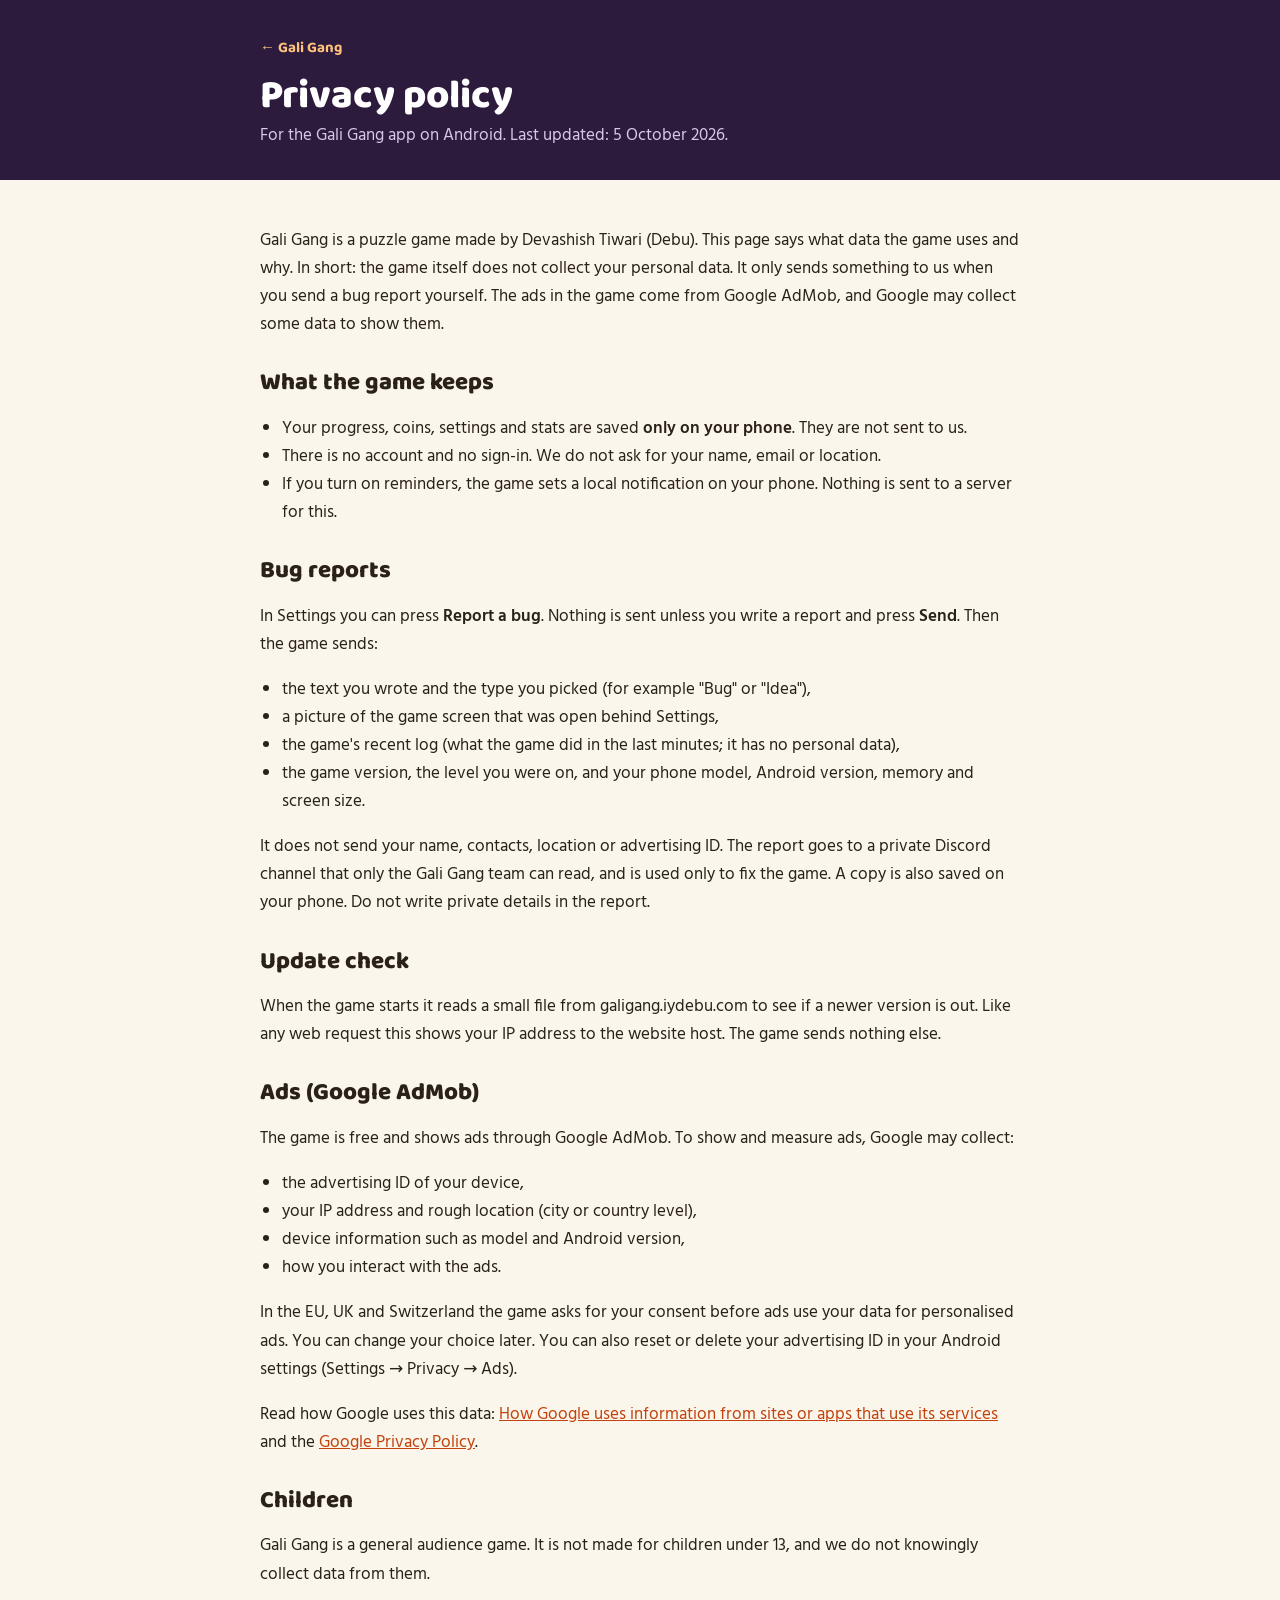
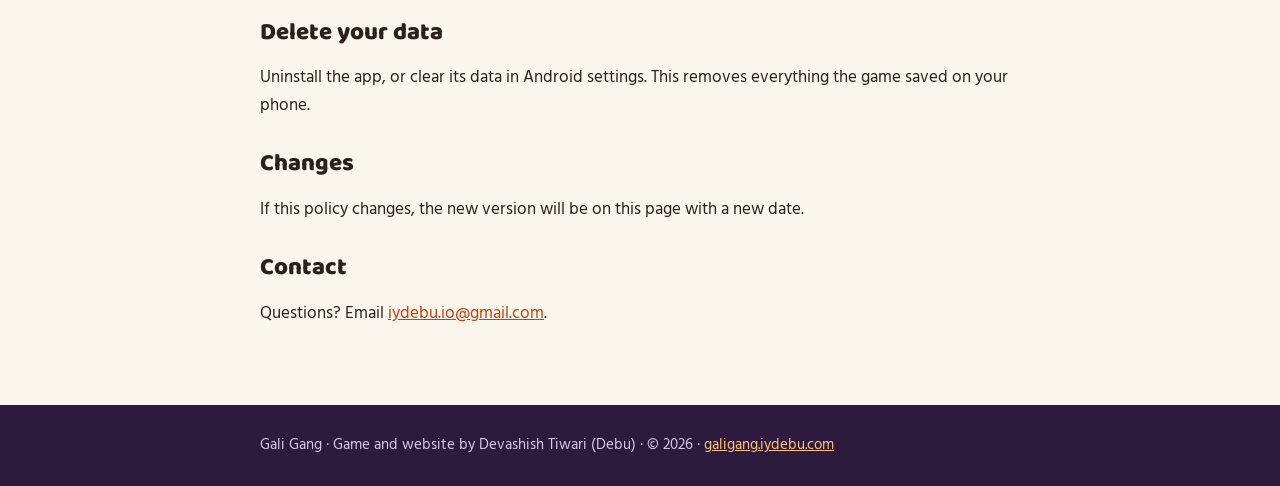
<file: privacy.html>
<!doctype html>
<html lang="en">
<head>
<meta charset="utf-8">
<meta name="viewport" content="width=device-width,initial-scale=1">
<title>Gali Gang - Privacy policy</title>
<link rel="canonical" href="https://galigang.iydebu.com/privacy.html">
<link rel="icon" href="favicon.svg" type="image/svg+xml">
<meta name="theme-color" content="#2d1b3d">
<link rel="stylesheet" href="fonts/fonts.css">
<style>
body{margin:0;background:#fbf6ec;color:#2a211b;font:17px/1.65 "Hind",system-ui,sans-serif;-webkit-font-smoothing:antialiased}
header{background:#2d1b3d;color:#fff;padding:34px 0 30px}
.wrap{max-width:760px;margin:0 auto;padding:0 22px}
header a{color:#ffc27a;text-decoration:none;font:700 15px "Baloo 2",sans-serif}
h1{font:800 40px/1.1 "Baloo 2",sans-serif;margin:12px 0 4px}
header p{margin:0;color:#d8c7e6}
main{padding:30px 0 60px}
h2{font:800 24px/1.2 "Baloo 2",sans-serif;margin:30px 0 6px}
a{color:#c2410c}
ul{padding-left:22px}
footer{background:#2d1b3d;color:#d8c7e6;padding:28px 0;font-size:15px}
footer a{color:#ffc27a}
</style>
</head>
<body>
<header><div class="wrap">
 <a href="./">&larr; Gali Gang</a>
 <h1>Privacy policy</h1>
 <p>For the Gali Gang app on Android. Last updated: 5 October 2026.</p>
</div></header>
<main><div class="wrap">
 <p>Gali Gang is a puzzle game made by Devashish Tiwari (Debu). This page says what data the game uses and why. In short: the game itself does not collect your personal data. It only sends something to us when you send a bug report yourself. The ads in the game come from Google AdMob, and Google may collect some data to show them.</p>

 <h2>What the game keeps</h2>
 <ul>
  <li>Your progress, coins, settings and stats are saved <b>only on your phone</b>. They are not sent to us.</li>
  <li>There is no account and no sign-in. We do not ask for your name, email or location.</li>
  <li>If you turn on reminders, the game sets a local notification on your phone. Nothing is sent to a server for this.</li>
 </ul>

 <h2>Bug reports</h2>
 <p>In Settings you can press <b>Report a bug</b>. Nothing is sent unless you write a report and press <b>Send</b>. Then the game sends:</p>
 <ul>
  <li>the text you wrote and the type you picked (for example "Bug" or "Idea"),</li>
  <li>a picture of the game screen that was open behind Settings,</li>
  <li>the game's recent log (what the game did in the last minutes; it has no personal data),</li>
  <li>the game version, the level you were on, and your phone model, Android version, memory and screen size.</li>
 </ul>
 <p>It does not send your name, contacts, location or advertising ID. The report goes to a private Discord channel that only the Gali Gang team can read, and is used only to fix the game. A copy is also saved on your phone. Do not write private details in the report.</p>

 <h2>Update check</h2>
 <p>When the game starts it reads a small file from galigang.iydebu.com to see if a newer version is out. Like any web request this shows your IP address to the website host. The game sends nothing else.</p>

 <h2>Ads (Google AdMob)</h2>
 <p>The game is free and shows ads through Google AdMob. To show and measure ads, Google may collect:</p>
 <ul>
  <li>the advertising ID of your device,</li>
  <li>your IP address and rough location (city or country level),</li>
  <li>device information such as model and Android version,</li>
  <li>how you interact with the ads.</li>
 </ul>
 <p>In the EU, UK and Switzerland the game asks for your consent before ads use your data for personalised ads. You can change your choice later. You can also reset or delete your advertising ID in your Android settings (Settings &rarr; Privacy &rarr; Ads).</p>
 <p>Read how Google uses this data: <a href="https://policies.google.com/technologies/partner-sites" target="_blank" rel="noopener">How Google uses information from sites or apps that use its services</a> and the <a href="https://policies.google.com/privacy" target="_blank" rel="noopener">Google Privacy Policy</a>.</p>

 <h2>Children</h2>
 <p>Gali Gang is a general audience game. It is not made for children under 13, and we do not knowingly collect data from them.</p>

 <h2>Delete your data</h2>
 <p>Uninstall the app, or clear its data in Android settings. This removes everything the game saved on your phone.</p>

 <h2>Changes</h2>
 <p>If this policy changes, the new version will be on this page with a new date.</p>

 <h2>Contact</h2>
 <p>Questions? Email <a href="mailto:iydebu.io@gmail.com">iydebu.io@gmail.com</a>.</p>
</div></main>
<footer><div class="wrap">Gali Gang &middot; Game and website by Devashish Tiwari (Debu) &middot; &copy; 2026 &middot; <a href="./">galigang.iydebu.com</a></div></footer>
</body>
</html>
</file>
<file: fonts/fonts.css>
/* Gali Gang shared fonts (all SIL OFL, files in this folder) */
@font-face{font-family:"Baloo 2";font-weight:600;font-display:swap;src:url(baloo-2-latin-600-normal.woff2) format("woff2");unicode-range:U+0000-00FF,U+2000-206F,U+20B9}
@font-face{font-family:"Baloo 2";font-weight:700;font-display:swap;src:url(baloo-2-latin-700-normal.woff2) format("woff2");unicode-range:U+0000-00FF,U+2000-206F,U+20B9}
@font-face{font-family:"Baloo 2";font-weight:800;font-display:swap;src:url(baloo-2-latin-800-normal.woff2) format("woff2");unicode-range:U+0000-00FF,U+2000-206F,U+20B9}
@font-face{font-family:"Baloo 2";font-weight:600;font-display:swap;src:url(baloo-2-devanagari-600-normal.woff2) format("woff2");unicode-range:U+0900-097F,U+1CD0-1CF9,U+200C-200D,U+25CC,U+A830-A839,U+A8E0-A8FF}
@font-face{font-family:"Baloo 2";font-weight:700;font-display:swap;src:url(baloo-2-devanagari-700-normal.woff2) format("woff2");unicode-range:U+0900-097F,U+1CD0-1CF9,U+200C-200D,U+25CC,U+A830-A839,U+A8E0-A8FF}
@font-face{font-family:"Baloo 2";font-weight:800;font-display:swap;src:url(baloo-2-devanagari-800-normal.woff2) format("woff2");unicode-range:U+0900-097F,U+1CD0-1CF9,U+200C-200D,U+25CC,U+A830-A839,U+A8E0-A8FF}
@font-face{font-family:"Hind";font-weight:400;font-display:swap;src:url(hind-latin-400-normal.woff2) format("woff2");unicode-range:U+0000-00FF,U+2000-206F,U+2190-21FF,U+20B9}
@font-face{font-family:"Hind";font-weight:500;font-display:swap;src:url(hind-latin-500-normal.woff2) format("woff2");unicode-range:U+0000-00FF,U+2000-206F,U+2190-21FF,U+20B9}
@font-face{font-family:"Hind";font-weight:600;font-display:swap;src:url(hind-latin-600-normal.woff2) format("woff2");unicode-range:U+0000-00FF,U+2000-206F,U+2190-21FF,U+20B9}
@font-face{font-family:"Hind";font-weight:400;font-display:swap;src:url(hind-devanagari-400-normal.woff2) format("woff2");unicode-range:U+0900-097F,U+1CD0-1CF9,U+200C-200D,U+25CC,U+A830-A839,U+A8E0-A8FF}
@font-face{font-family:"Hind";font-weight:500;font-display:swap;src:url(hind-devanagari-500-normal.woff2) format("woff2");unicode-range:U+0900-097F,U+1CD0-1CF9,U+200C-200D,U+25CC,U+A830-A839,U+A8E0-A8FF}
@font-face{font-family:"Hind";font-weight:600;font-display:swap;src:url(hind-devanagari-600-normal.woff2) format("woff2");unicode-range:U+0900-097F,U+1CD0-1CF9,U+200C-200D,U+25CC,U+A830-A839,U+A8E0-A8FF}
@font-face{font-family:"Fraunces";font-weight:400;font-display:swap;src:url(fraunces-latin-400-normal.woff2) format("woff2")}
@font-face{font-family:"Fraunces";font-weight:400;font-style:italic;font-display:swap;src:url(fraunces-latin-400-italic.woff2) format("woff2")}
@font-face{font-family:"Fraunces";font-weight:600;font-display:swap;src:url(fraunces-latin-600-normal.woff2) format("woff2")}
@font-face{font-family:"Fraunces";font-weight:700;font-display:swap;src:url(fraunces-latin-700-normal.woff2) format("woff2")}
@font-face{font-family:"JetBrains Mono";font-weight:400;font-display:swap;src:url(jetbrains-mono-latin-400-normal.woff2) format("woff2")}
@font-face{font-family:"JetBrains Mono";font-weight:500;font-display:swap;src:url(jetbrains-mono-latin-500-normal.woff2) format("woff2")}
</file>
